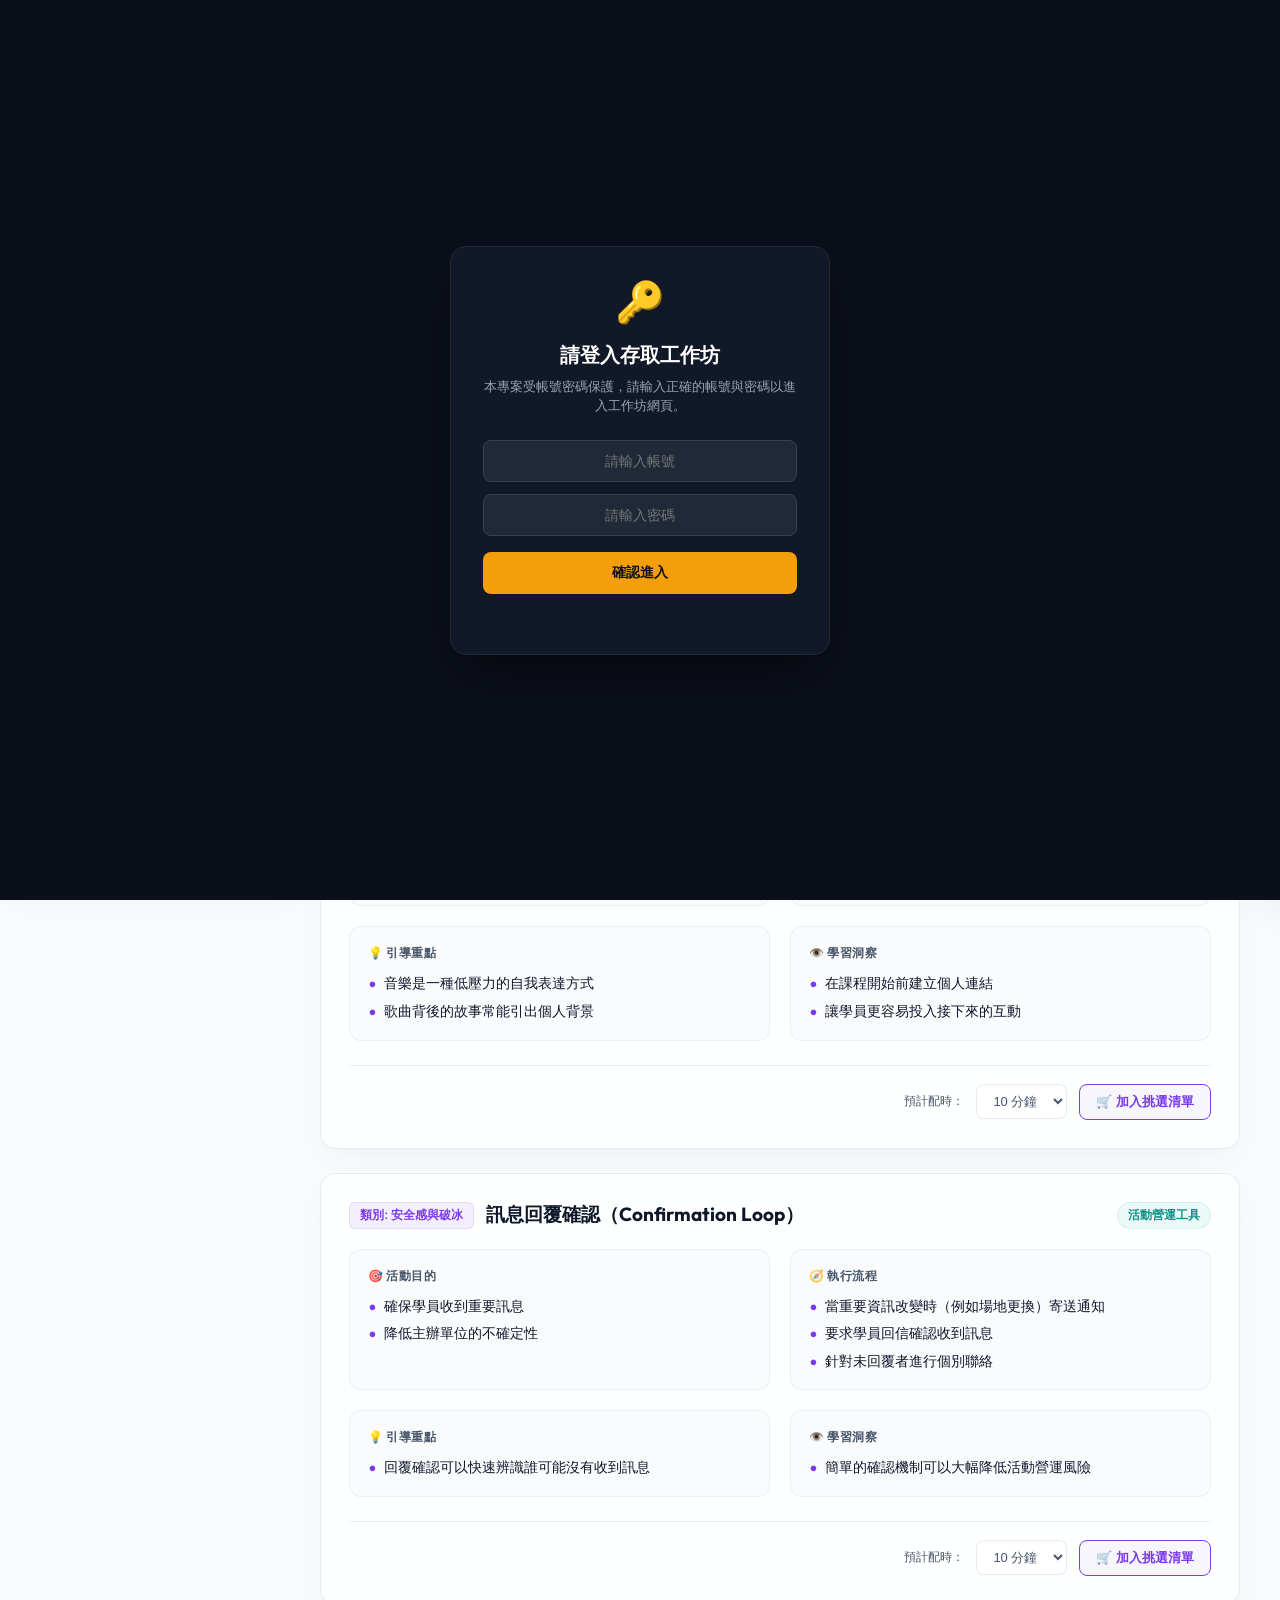
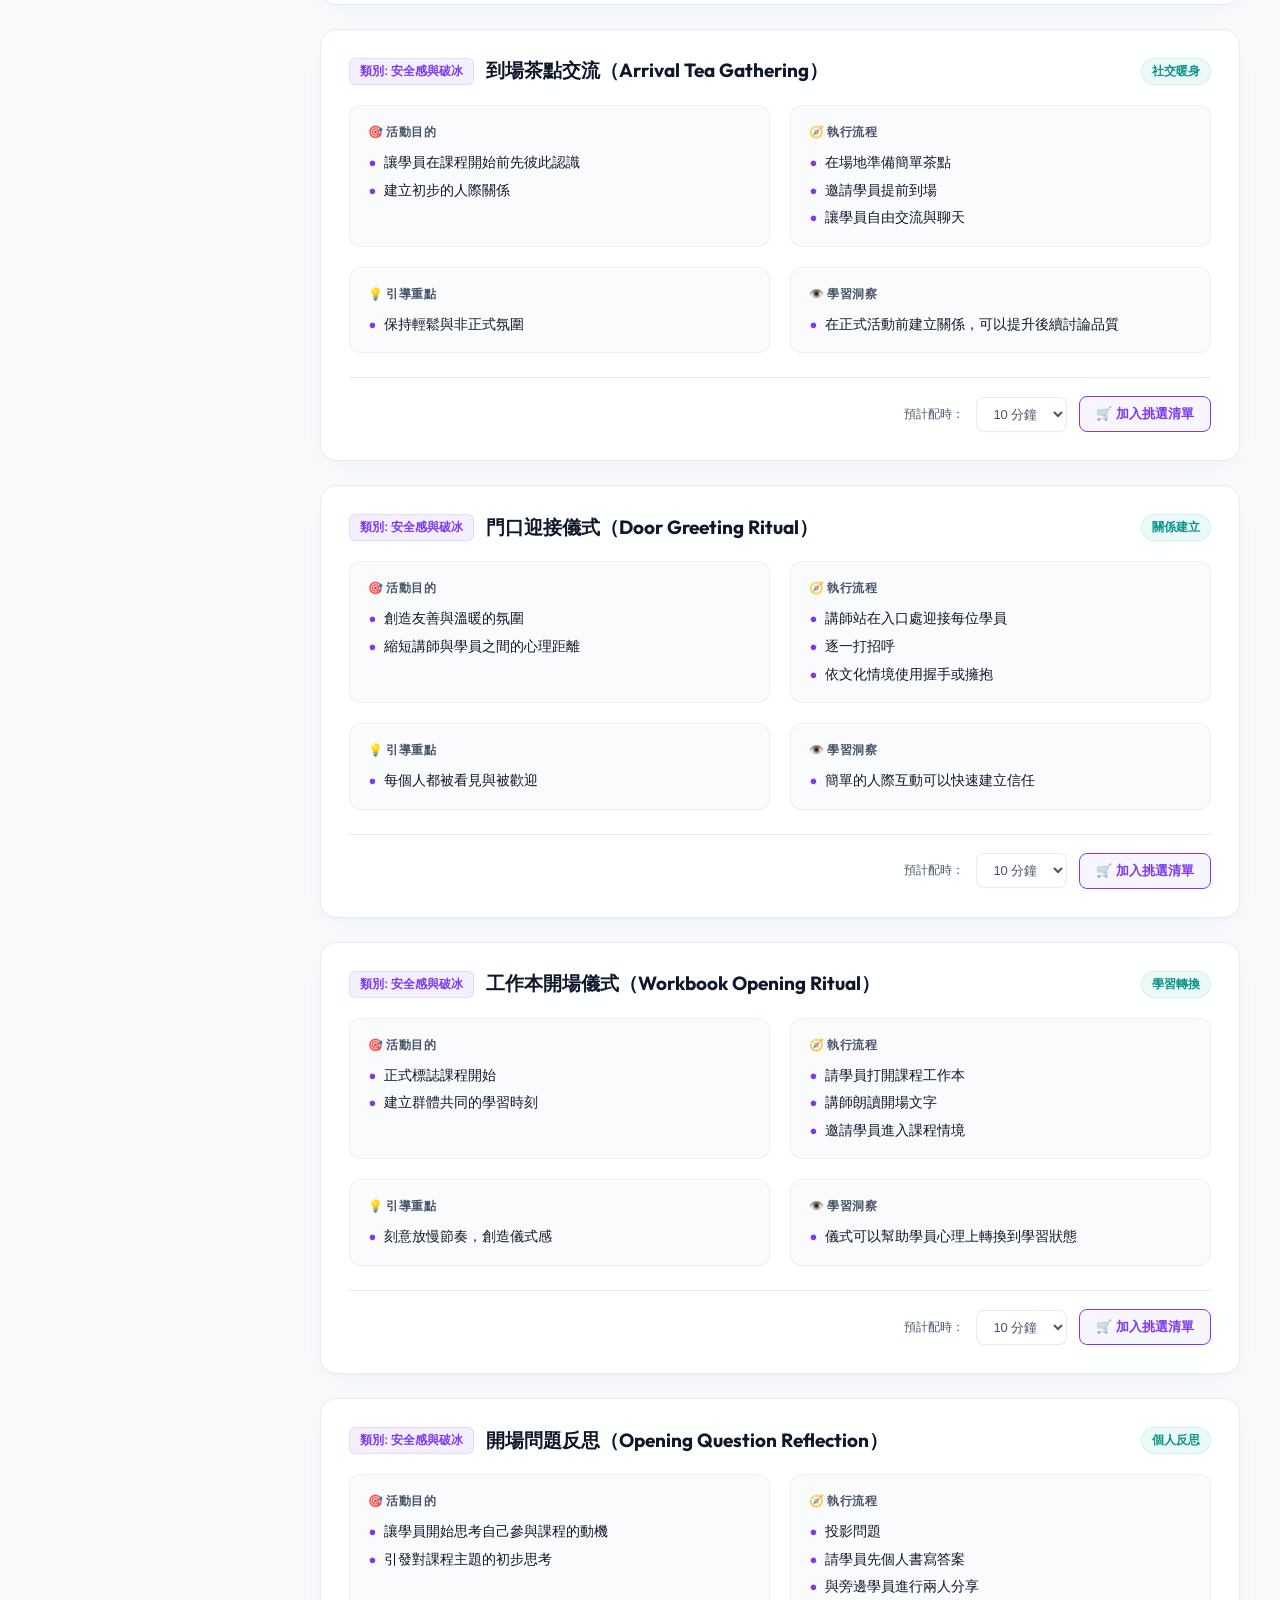
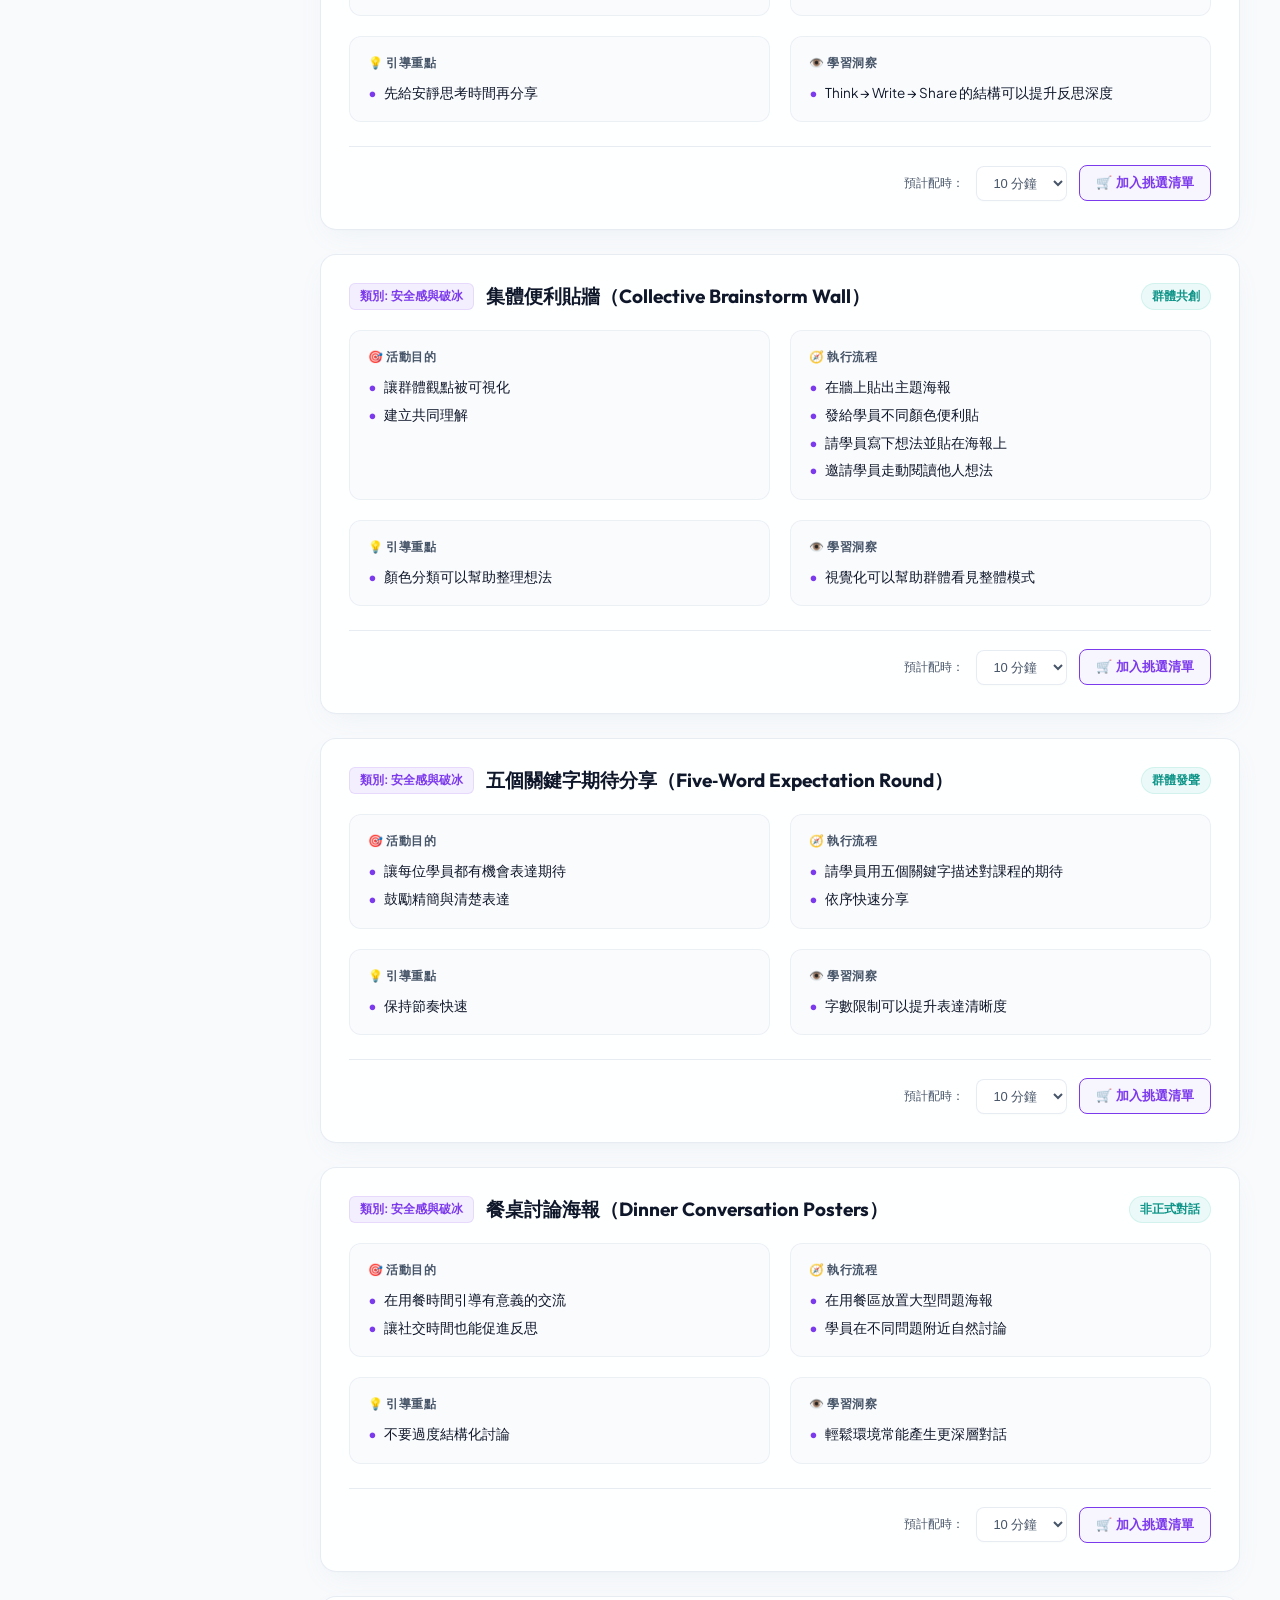
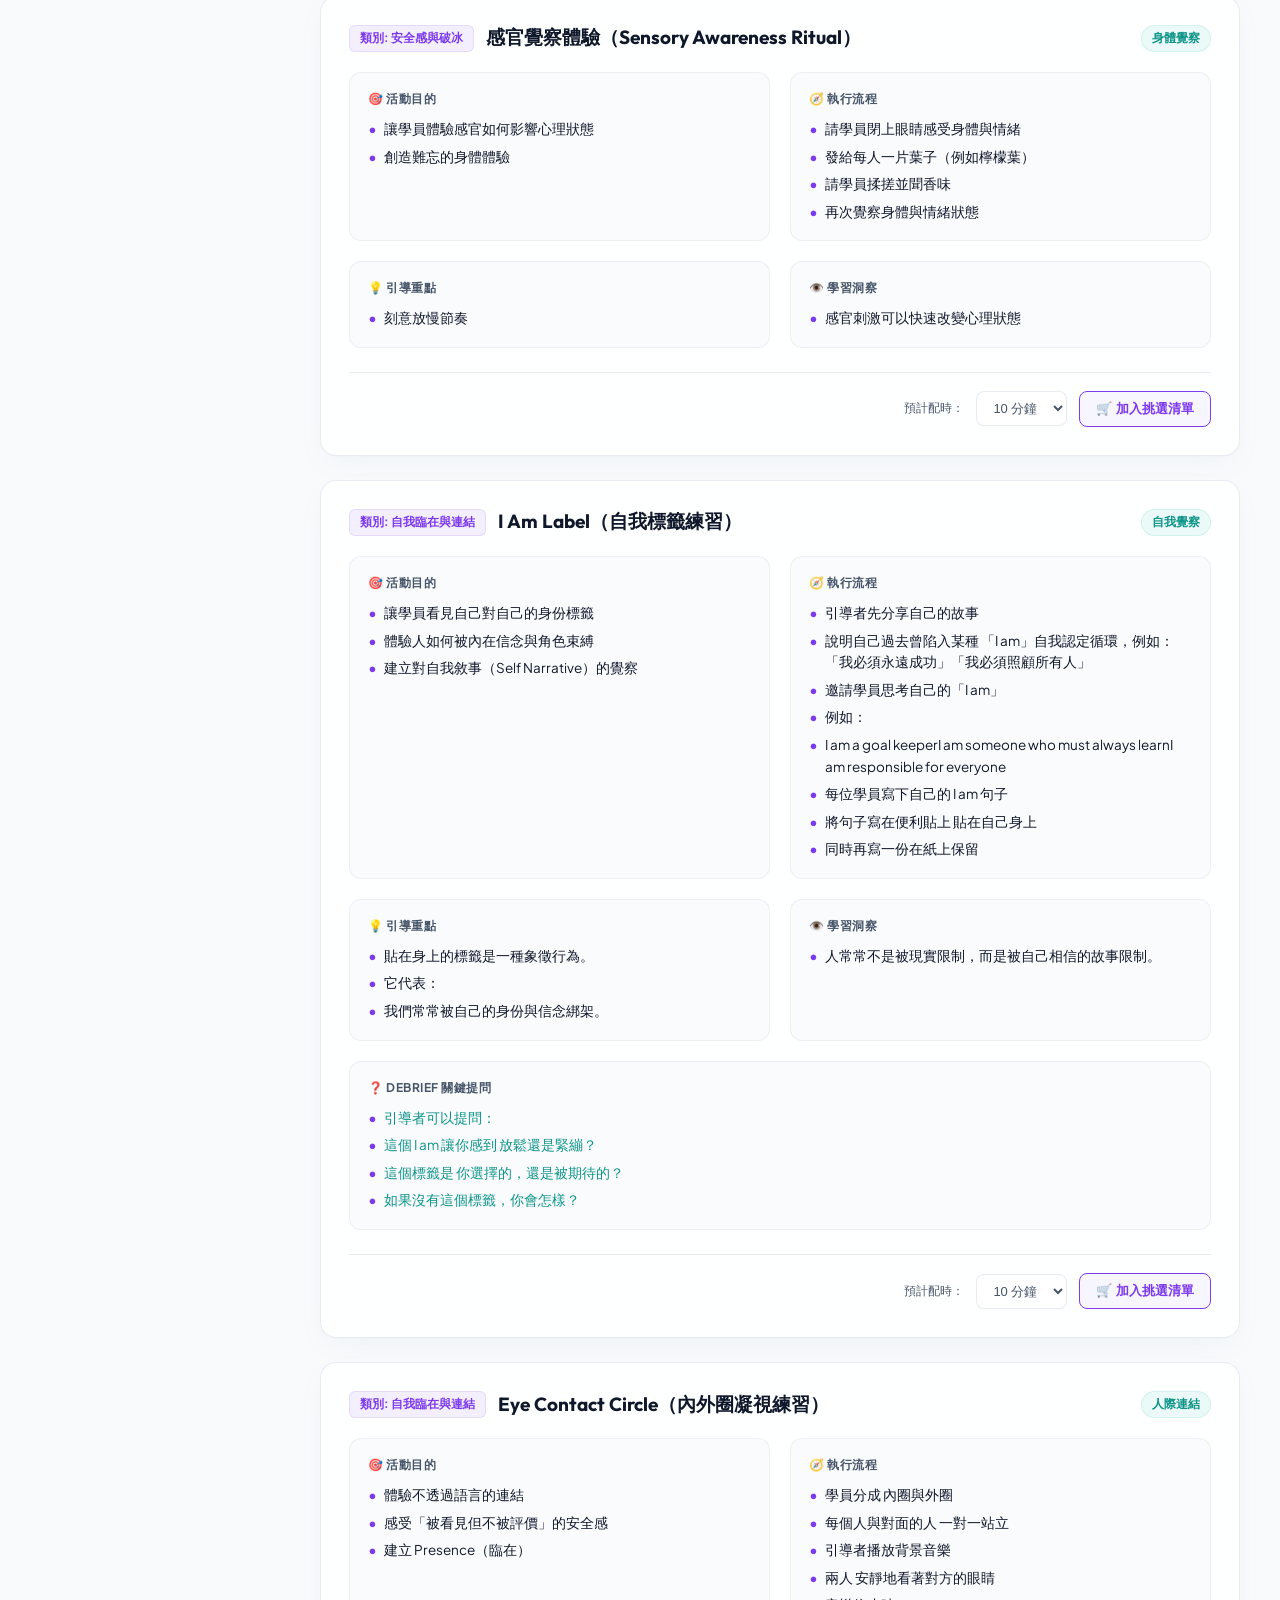
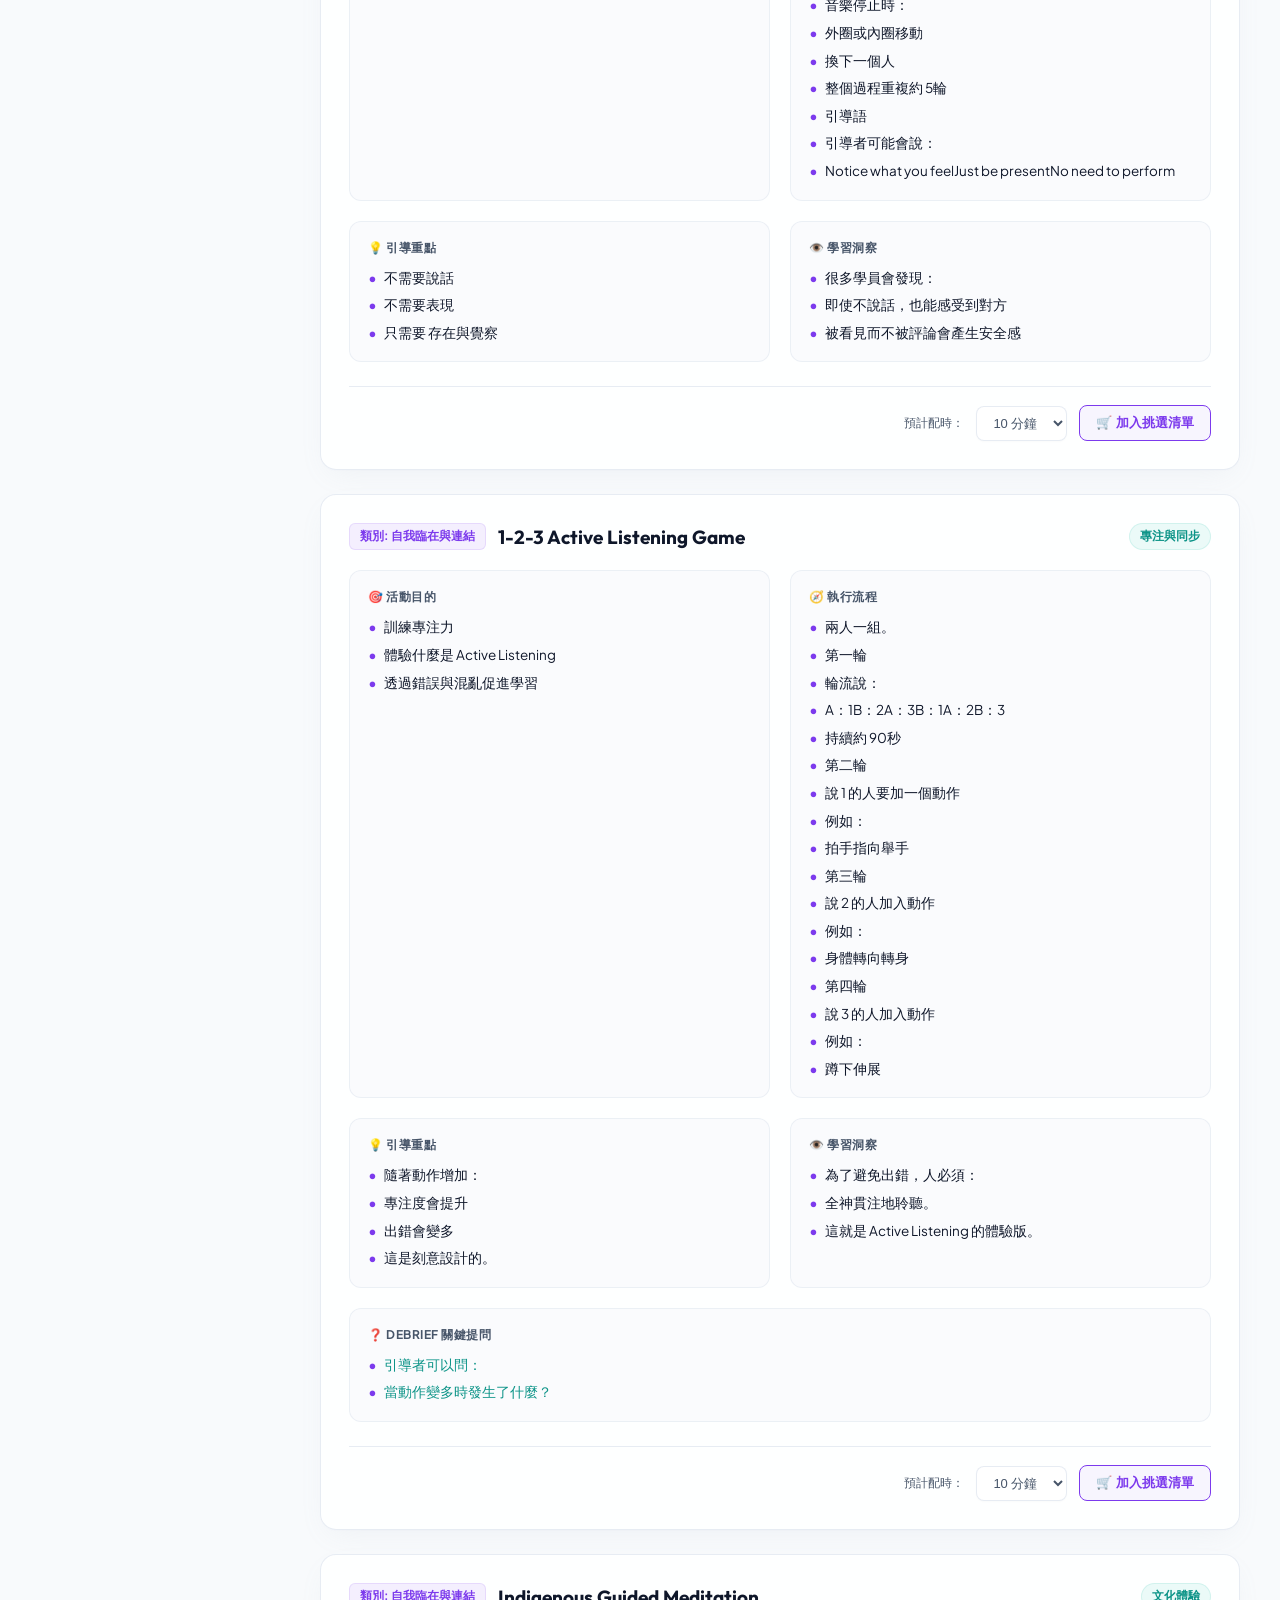
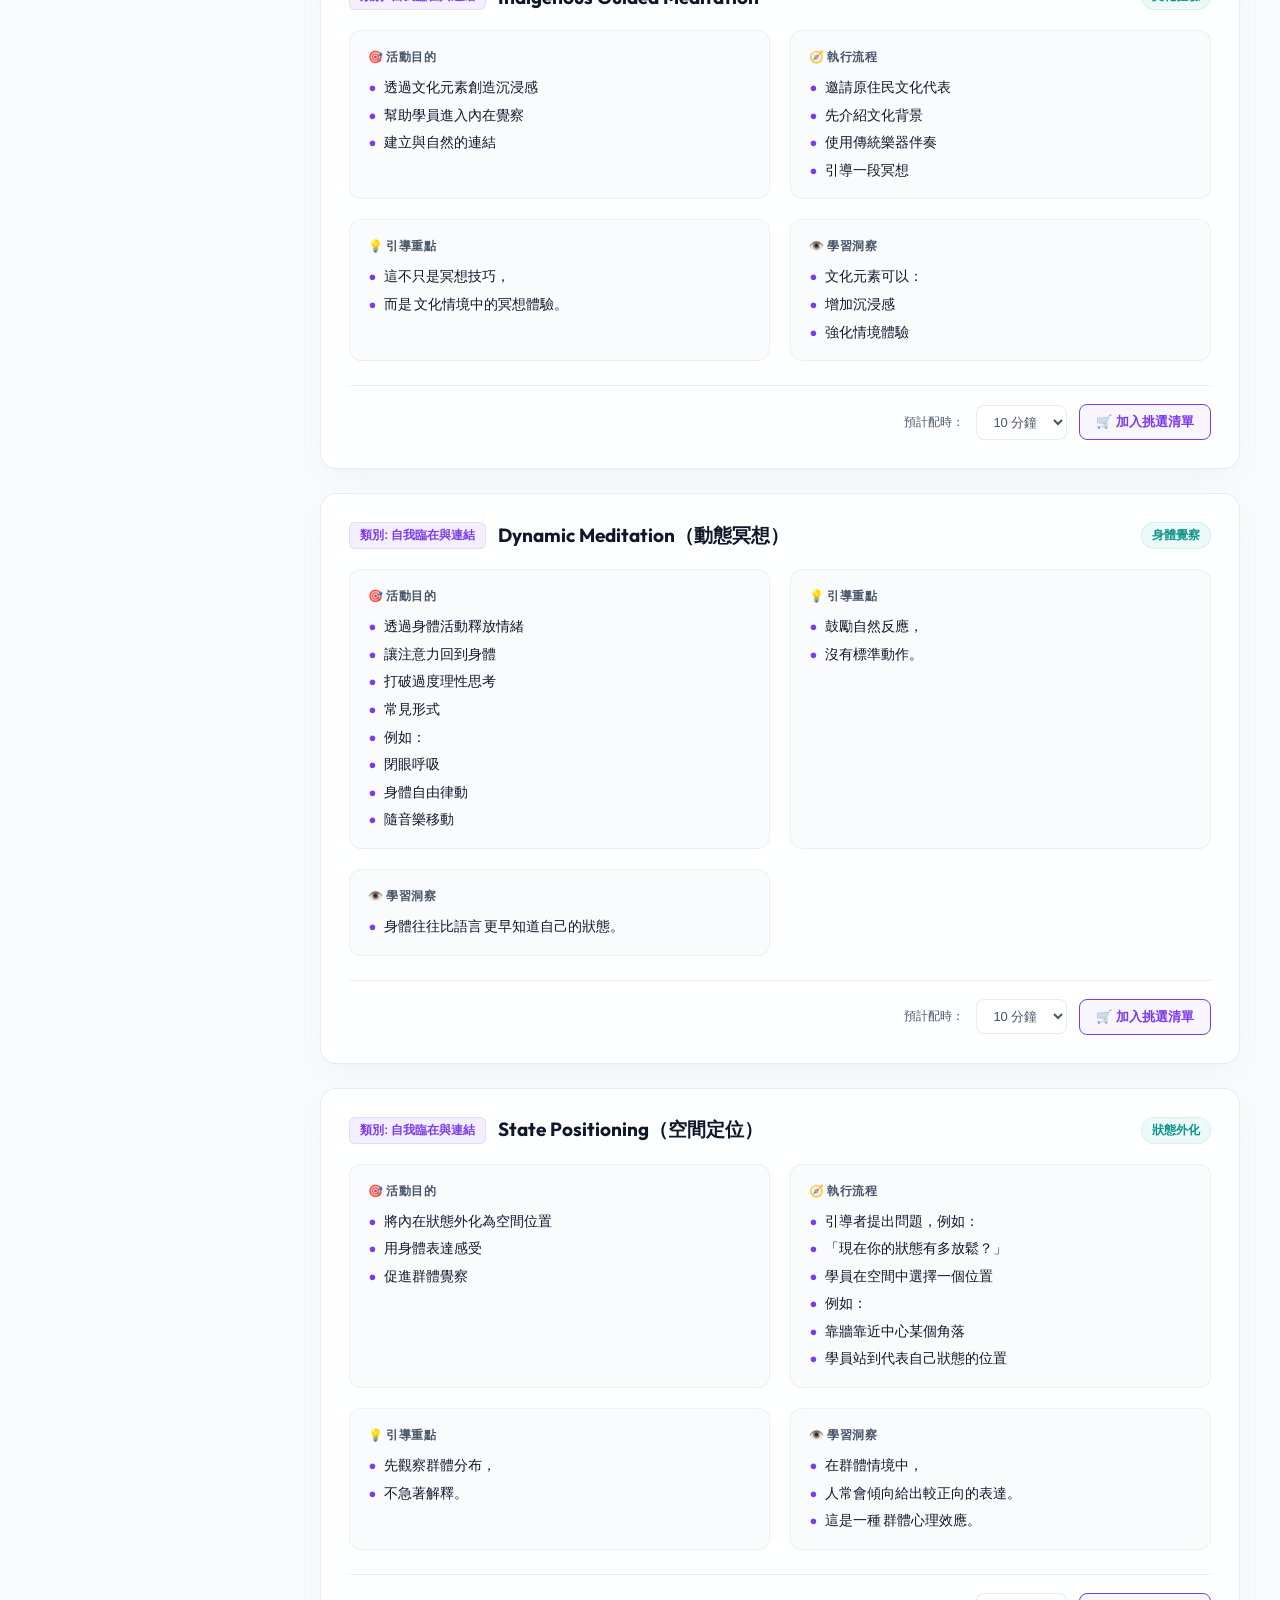
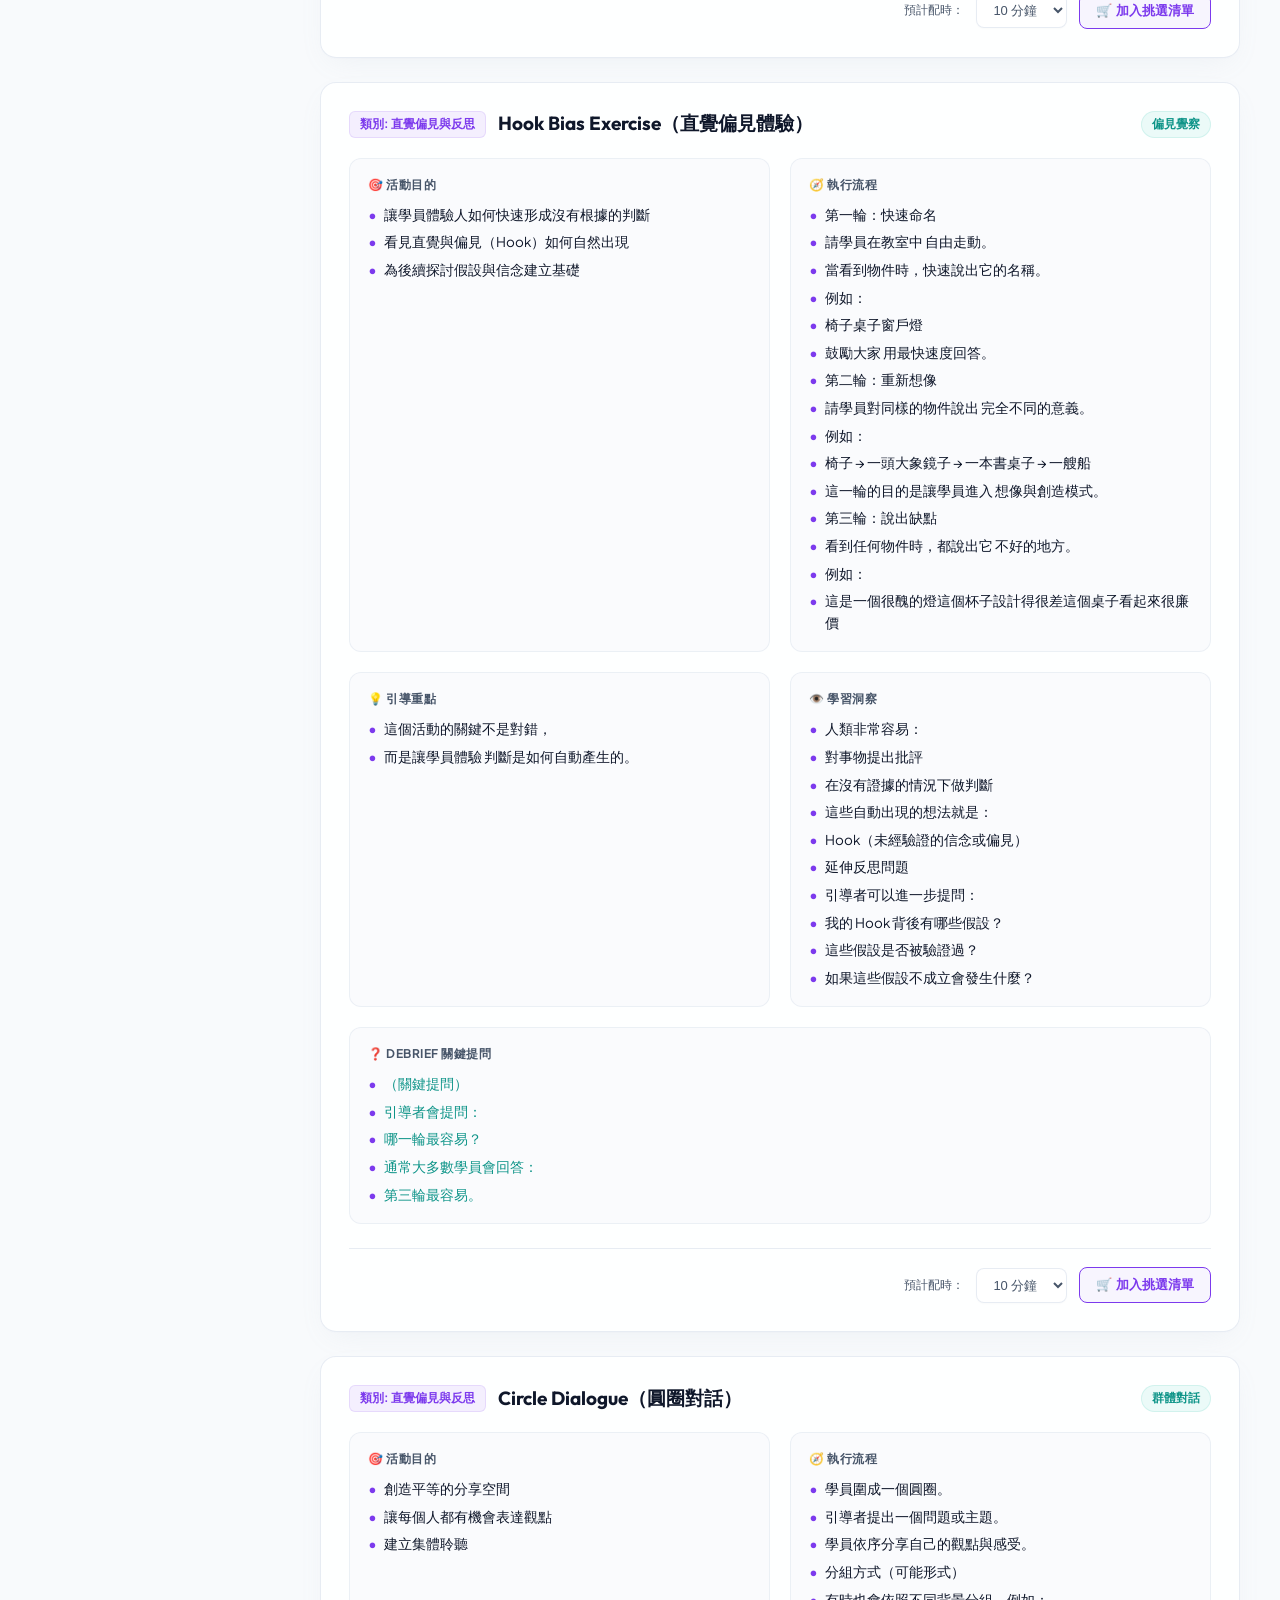
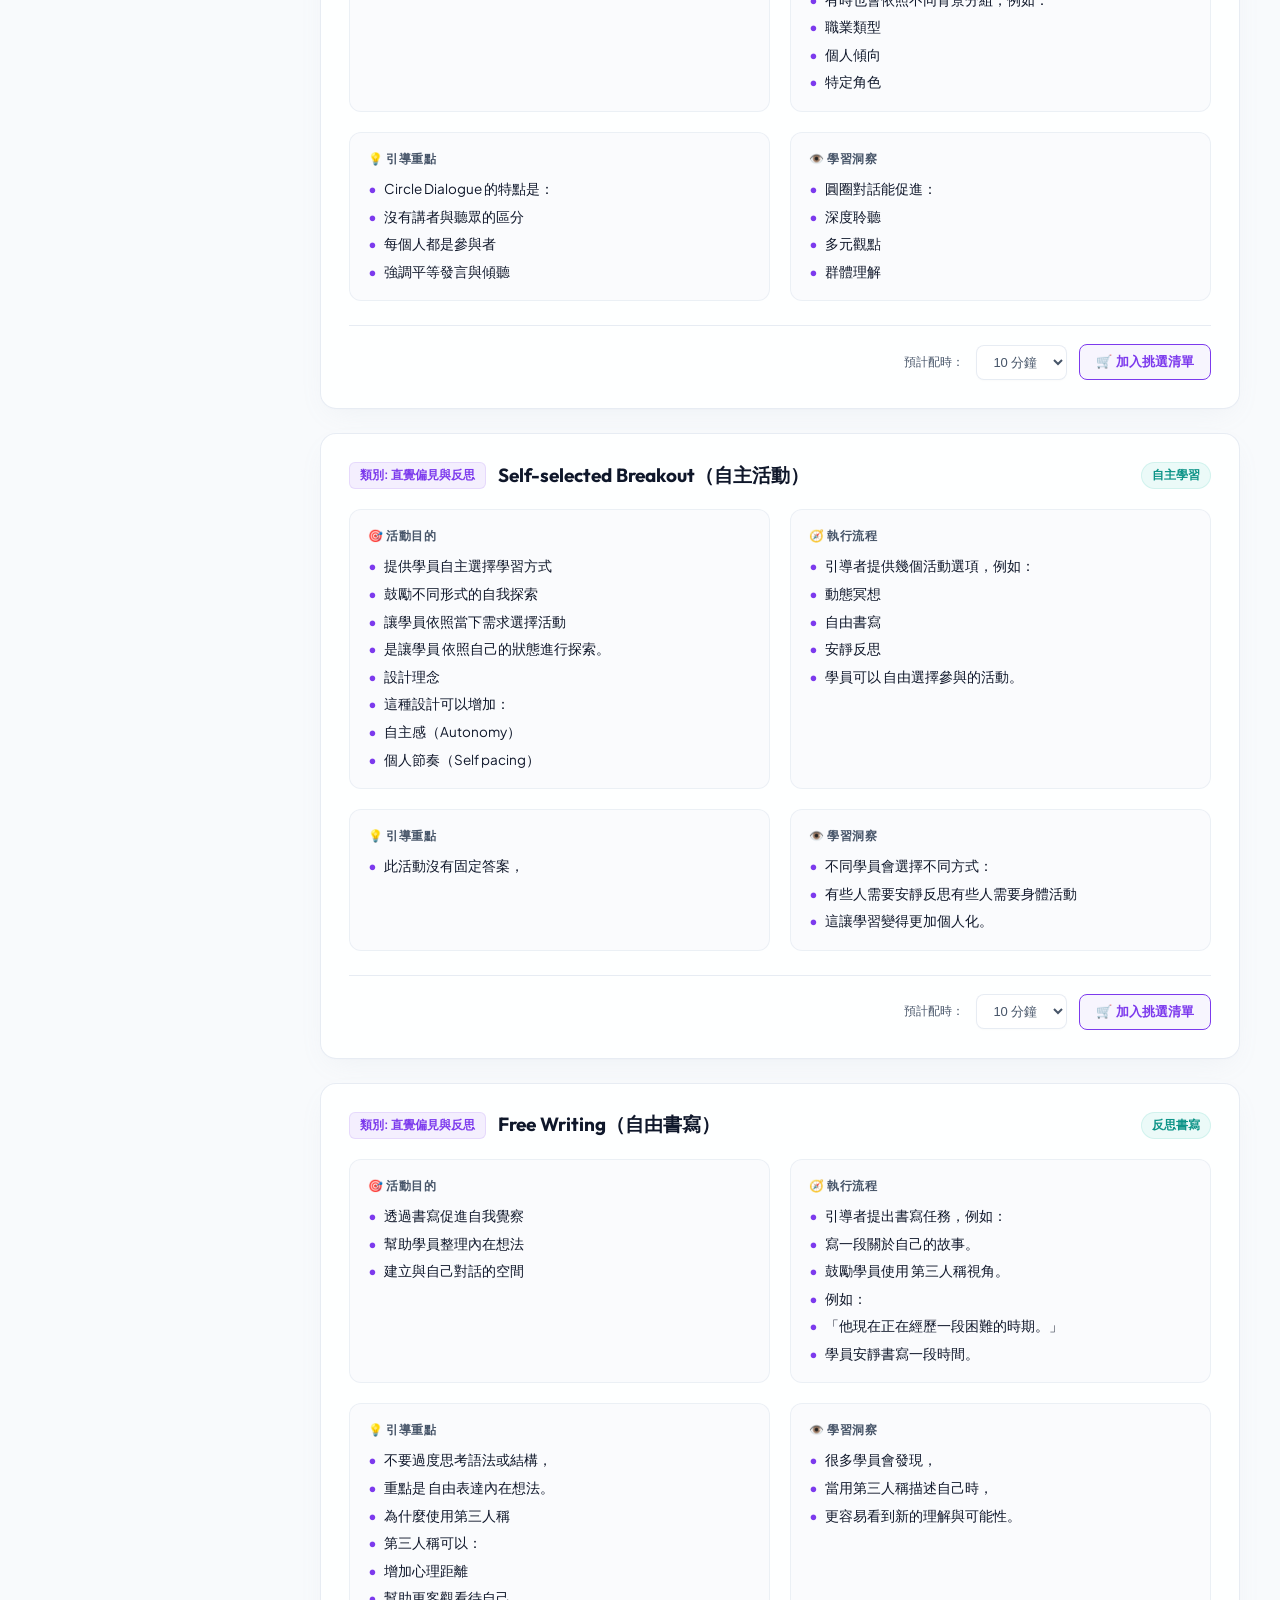
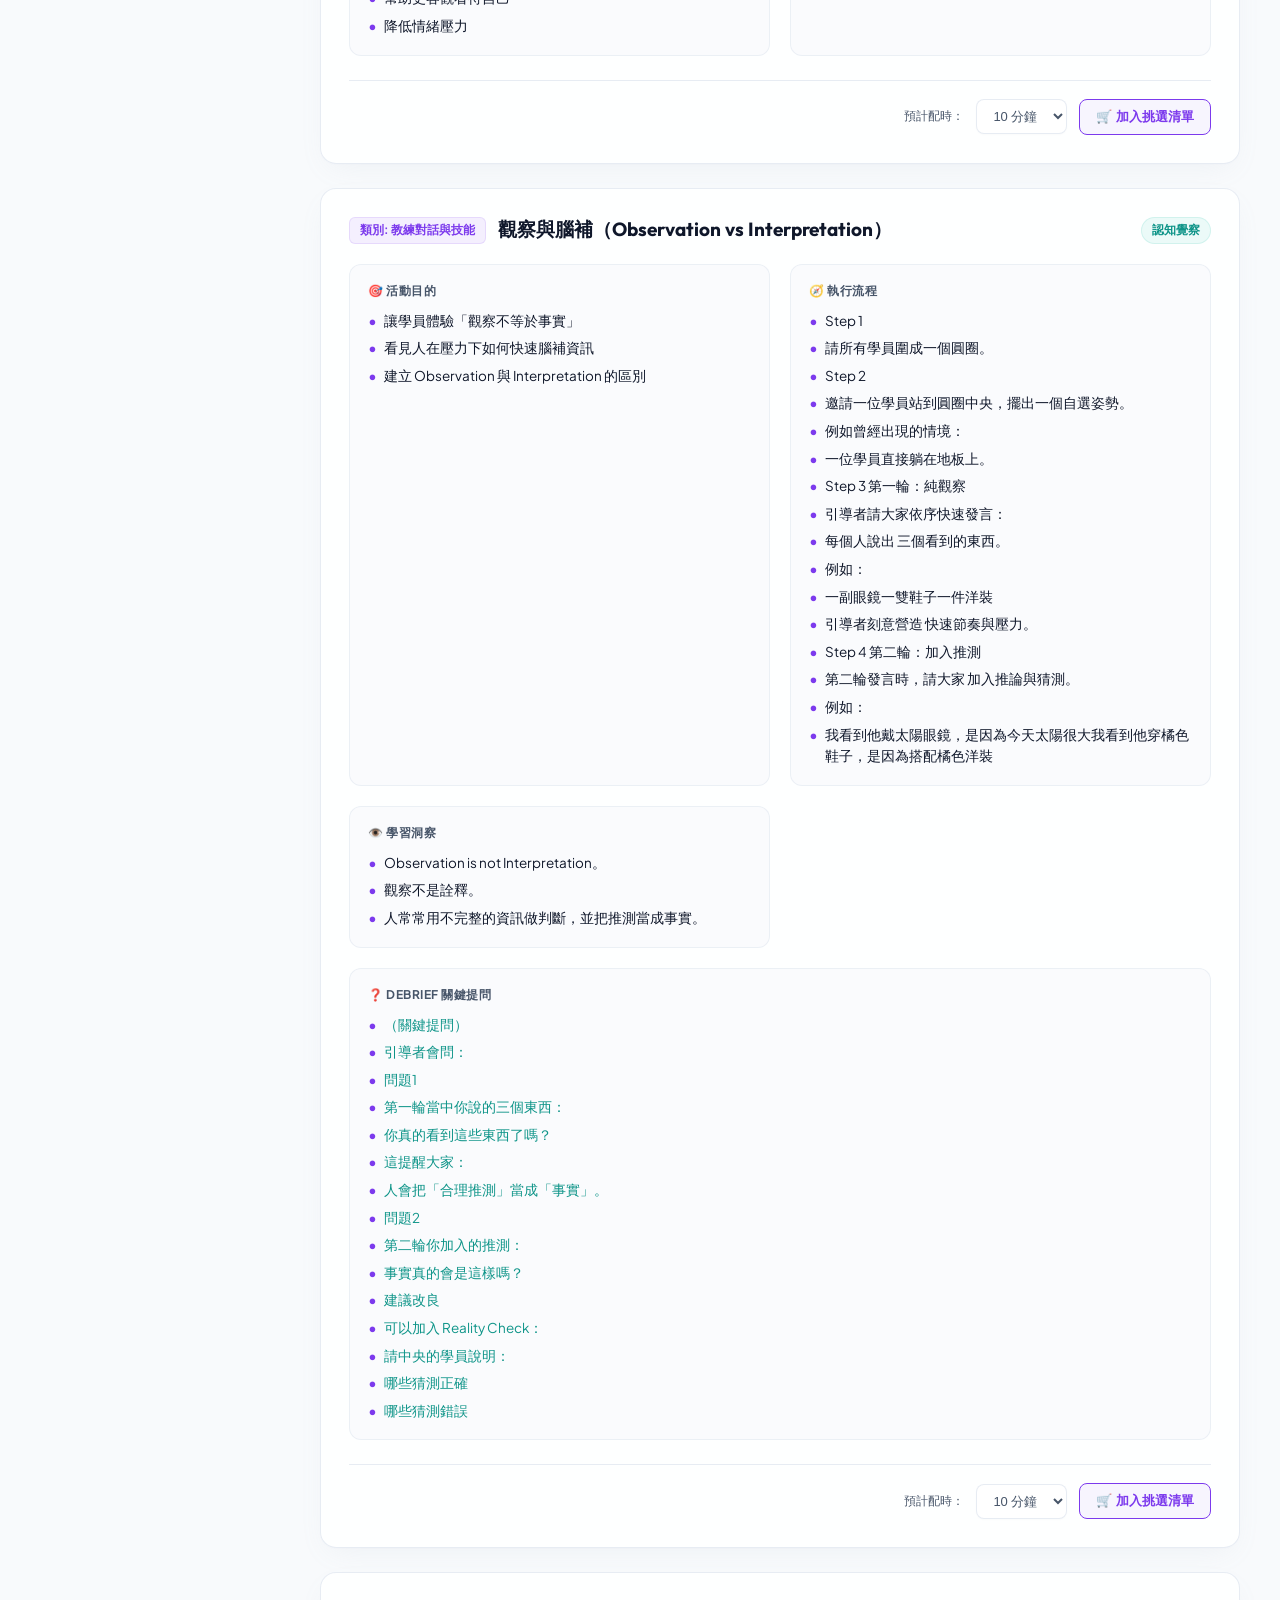
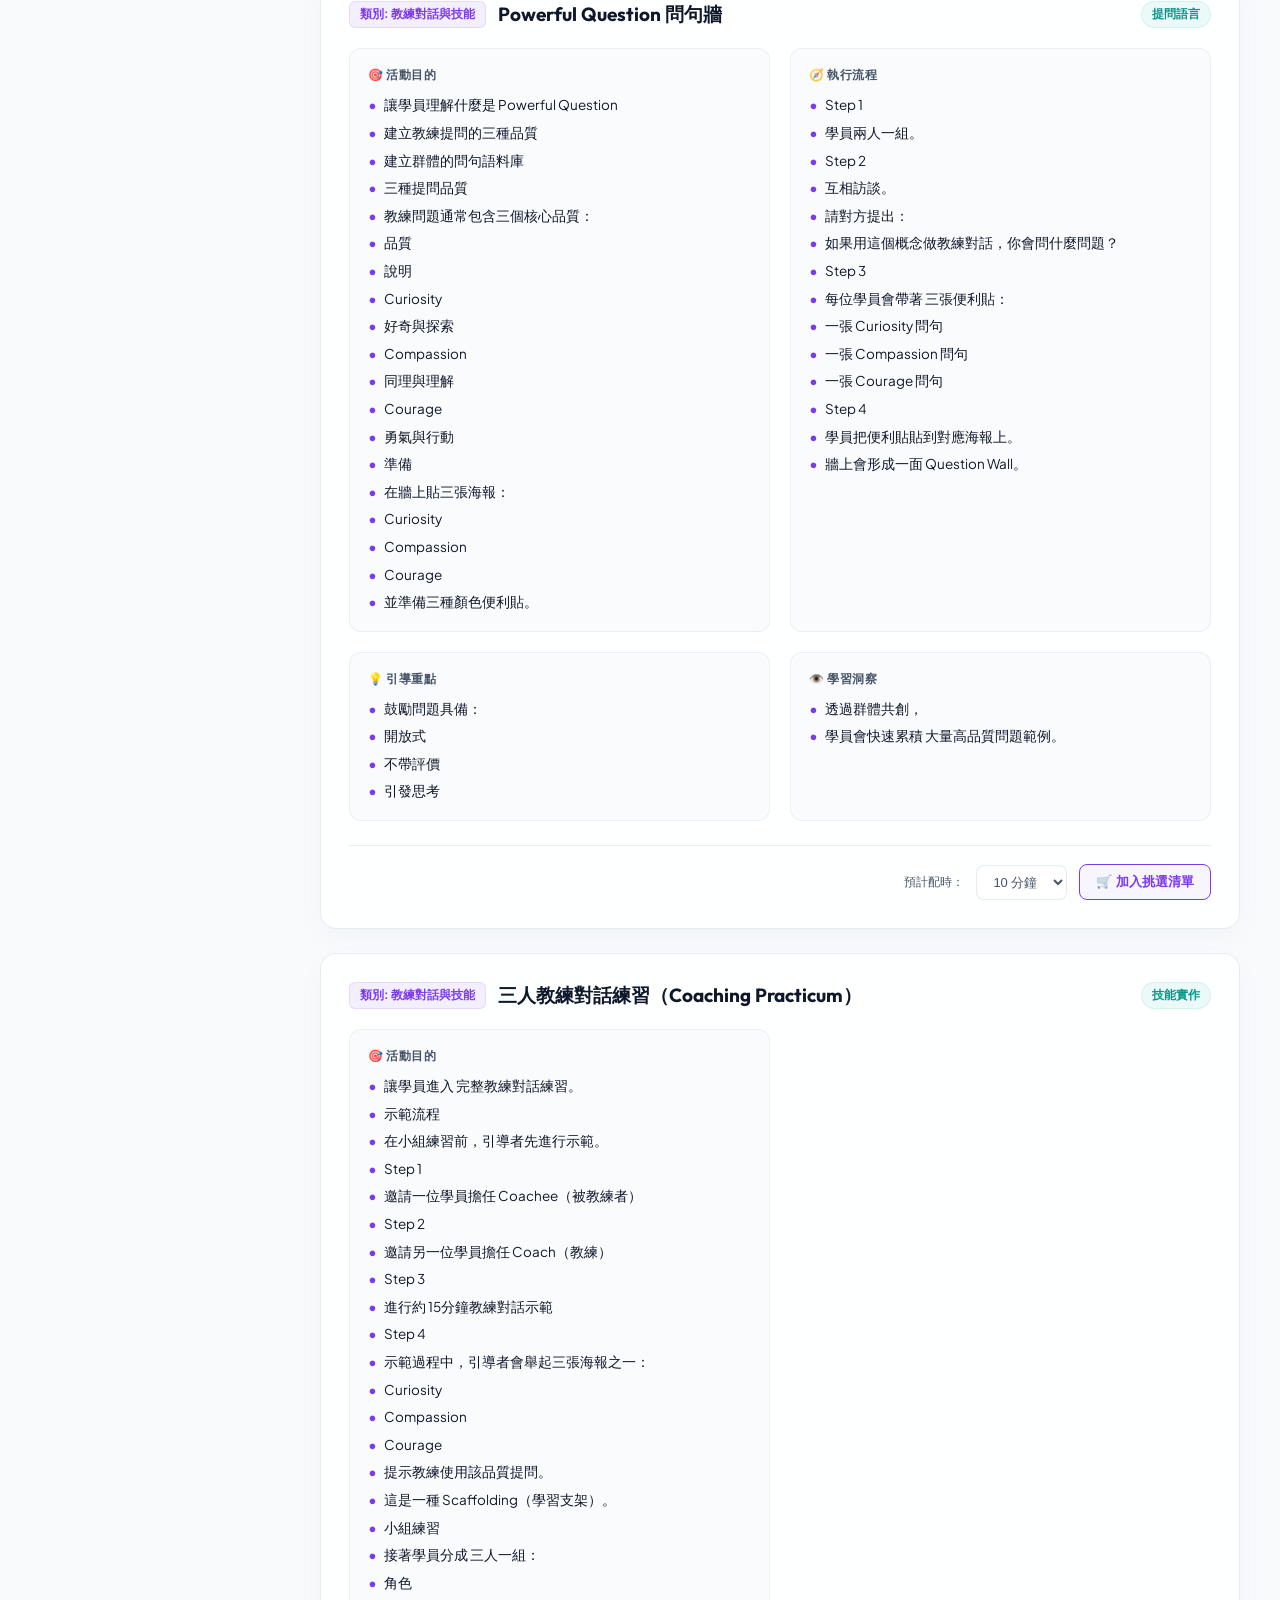
<file: toolkit.html>
<!DOCTYPE html>
<html lang="zh-TW">
<head>
    <meta charset="UTF-8">
    <meta name="viewport" content="width=device-width, initial-scale=1.0">
    <title>Emotional Agility (EA) 引導工具倉庫 & 挑選規劃器</title>
    <!-- Google Fonts -->
    <link rel="preconnect" href="https://fonts.googleapis.com">
    <link rel="preconnect" href="https://fonts.gstatic.com" crossorigin>
    <link href="https://fonts.googleapis.com/css2?family=Plus+Jakarta+Sans:wght@300;400;500;600;700&family=Outfit:wght@400;500;600;700;800&display=swap" rel="stylesheet">
    
    <style>
        :root {
            --bg-primary: #f8fafc;
            --bg-secondary: #ffffff;
            --bg-card: rgba(255, 255, 255, 0.85);
            --border-color: rgba(226, 232, 240, 0.8);
            --border-hover: rgba(124, 58, 237, 0.35);
            --text-primary: #0f172a;
            --text-secondary: #475569;
            --text-muted: #94a3b8;
            --primary: #7c3aed;
            --primary-hover: #6d28d9;
            --primary-glow: rgba(124, 58, 237, 0.15);
            --secondary: #0d9488;
            --secondary-hover: #0f766e;
            --accent: #e11d48;
            --sidebar-width: 280px;
            --drawer-width: 440px;
            --transition-speed: 0.3s;
        }

        * {
            box-sizing: border-box;
            margin: 0;
            padding: 0;
        }

        body {
            font-family: 'Plus Jakarta Sans', 'Outfit', -apple-system, BlinkMacSystemFont, "Segoe UI", Roboto, "Helvetica Neue", Arial, sans-serif;
            background-color: var(--bg-primary);
            background-image: 
                radial-gradient(circle at 10% 20%, rgba(99, 102, 241, 0.08) 0%, transparent 40%),
                radial-gradient(circle at 90% 80%, rgba(20, 184, 166, 0.08) 0%, transparent 45%);
            background-attachment: fixed;
            color: var(--text-primary);
            min-height: 100vh;
            display: flex;
            flex-direction: column;
            overflow-x: hidden;
        }

        /* Top Header Bar */
        .top-header {
            position: sticky;
            top: 0;
            width: 100%;
            height: 64px;
            background: rgba(255, 255, 255, 0.85);
            backdrop-filter: blur(15px);
            border-bottom: 1px solid var(--border-color);
            display: flex;
            align-items: center;
            padding: 0 24px;
            gap: 16px;
            z-index: 990;
        }

        .btn-toggle-sidebar {
            background: transparent;
            border: none;
            cursor: pointer;
            font-size: 22px;
            color: var(--text-primary);
            display: flex;
            align-items: center;
            justify-content: center;
            width: 40px;
            height: 40px;
            border-radius: 8px;
            transition: all 0.2s;
        }

        .btn-toggle-sidebar:hover {
            background: rgba(124, 58, 237, 0.08);
            color: var(--primary);
        }

        .top-header-brand {
            display: flex;
            align-items: center;
            gap: 10px;
        }

        .brand-logo-mini {
            width: 30px;
            height: 30px;
            background: linear-gradient(135deg, var(--primary), var(--secondary));
            border-radius: 8px;
            display: flex;
            align-items: center;
            justify-content: center;
            font-weight: 800;
            font-size: 15px;
            color: white;
            box-shadow: 0 4px 10px var(--primary-glow);
        }

        .brand-name-mini {
            font-family: 'Outfit', sans-serif;
            font-size: 18px;
            font-weight: 700;
            letter-spacing: 0.5px;
            background: linear-gradient(to right, #0f172a, var(--primary));
            -webkit-background-clip: text;
            -webkit-text-fill-color: transparent;
        }

        /* Layout wrapper */
        .app-container {
            display: flex;
            flex: 1;
            width: 100%;
            position: relative;
        }

        /* Sidebar Styling (Collapsible) */
        aside {
            width: var(--sidebar-width);
            background: rgba(255, 255, 255, 0.95);
            border-right: 1px solid var(--border-color);
            backdrop-filter: blur(15px);
            position: fixed;
            top: 64px;
            bottom: 0;
            left: calc(-1 * var(--sidebar-width));
            z-index: 980;
            display: flex;
            flex-direction: column;
            padding: 24px;
            transition: transform var(--transition-speed) cubic-bezier(0.4, 0, 0.2, 1);
            box-shadow: 10px 0 30px rgba(15, 23, 42, 0.03);
        }

        body.sidebar-open aside {
            transform: translateX(var(--sidebar-width));
        }

        .brand {
            display: none;
        }

        .nav-section {
            margin-bottom: 28px;
        }

        .nav-section-title {
            font-size: 11px;
            text-transform: uppercase;
            letter-spacing: 1.5px;
            color: var(--text-muted);
            margin-bottom: 12px;
            padding-left: 8px;
            font-weight: 700;
        }

        .nav-menu {
            list-style: none;
            display: flex;
            flex-direction: column;
            gap: 8px;
        }

        .nav-item {
            display: flex;
            align-items: center;
            gap: 12px;
            padding: 12px 16px;
            border-radius: 10px;
            color: var(--text-secondary);
            text-decoration: none;
            font-size: 14px;
            font-weight: 500;
            cursor: pointer;
            transition: all var(--transition-speed);
            border: 1px solid transparent;
        }

        .nav-item:hover {
            color: var(--text-primary);
            background: rgba(124, 58, 237, 0.04);
            border-color: rgba(124, 58, 237, 0.08);
        }

        .nav-item.active {
            color: var(--primary);
            background: rgba(124, 58, 237, 0.08);
            border-color: rgba(124, 58, 237, 0.15);
            font-weight: 600;
        }

        .nav-icon {
            font-size: 18px;
        }

        /* Sidebar Overlay */
        .sidebar-overlay {
            position: fixed;
            top: 64px;
            left: 0;
            right: 0;
            bottom: 0;
            background: rgba(15, 23, 42, 0.25);
            backdrop-filter: blur(4px);
            z-index: 979;
            opacity: 0;
            pointer-events: none;
            transition: opacity var(--transition-speed) ease;
        }

        body.sidebar-open .sidebar-overlay {
            opacity: 1;
            pointer-events: auto;
        }

        /* Main Content Styling */
        main {
            flex: 1;
            padding: 40px;
            max-width: 1200px;
            width: 100%;
            margin: 0 auto;
            transition: margin-left var(--transition-speed) cubic-bezier(0.4, 0, 0.2, 1);
        }

        @media (min-width: 1024px) {
            aside {
                left: 0;
            }
            main {
                margin-left: var(--sidebar-width);
                width: calc(100% - var(--sidebar-width));
            }
            body.sidebar-collapsed aside {
                transform: translateX(calc(-1 * var(--sidebar-width)));
            }
            body.sidebar-collapsed main {
                margin-left: 0;
                width: 100%;
            }
            .sidebar-overlay {
                display: none;
            }
        }

        header {
            margin-bottom: 40px;
            display: flex;
            justify-content: space-between;
            align-items: flex-start;
        }

        .header-left h1 {
            font-family: 'Outfit', sans-serif;
            font-size: 32px;
            font-weight: 800;
            margin-bottom: 8px;
            background: linear-gradient(135deg, #0f172a, var(--primary));
            -webkit-background-clip: text;
            -webkit-text-fill-color: transparent;
        }

        .header-left p {
            color: var(--text-secondary);
            font-size: 15px;
        }

        .header-right {
            display: flex;
            gap: 12px;
        }

        /* Quick Templates */
        .template-dropdown {
            position: relative;
            display: inline-block;
        }

        .btn-secondary {
            background: #ffffff;
            border: 1px solid var(--border-color);
            color: var(--text-secondary);
            padding: 10px 18px;
            border-radius: 8px;
            font-weight: 600;
            font-size: 13px;
            cursor: pointer;
            display: flex;
            align-items: center;
            gap: 8px;
            transition: all var(--transition-speed);
            box-shadow: 0 2px 4px rgba(148, 163, 184, 0.05);
        }

        .btn-secondary:hover {
            background: rgba(248, 250, 252, 0.8);
            border-color: var(--border-hover);
            color: var(--text-primary);
        }

        .dropdown-menu {
            position: absolute;
            right: 0;
            top: calc(100% + 8px);
            background: #ffffff;
            border: 1px solid var(--border-color);
            border-radius: 12px;
            width: 280px;
            display: none;
            flex-direction: column;
            z-index: 200;
            box-shadow: 0 10px 30px rgba(15, 23, 42, 0.08);
            overflow: hidden;
        }

        .dropdown-item {
            padding: 14px 18px;
            font-size: 13px;
            color: var(--text-secondary);
            cursor: pointer;
            text-align: left;
            border: none;
            background: transparent;
            width: 100%;
            transition: all 0.2s;
            border-bottom: 1px solid rgba(226, 232, 240, 0.5);
        }

        .dropdown-item:last-child {
            border-bottom: none;
        }

        .dropdown-item:hover {
            background: rgba(124, 58, 237, 0.04);
            color: var(--primary);
        }

        .dropdown-item-desc {
            font-size: 11px;
            color: var(--text-muted);
            margin-top: 4px;
            line-height: 1.4;
        }

        /* Tab Contents */
        .tab-content {
            display: none;
            animation: fadeIn 0.4s ease-out forwards;
        }

        .tab-content.active {
            display: block;
        }

        @keyframes fadeIn {
            from { opacity: 0; transform: translateY(10px); }
            to { opacity: 1; transform: translateY(0); }
        }

        /* Day Selector Pills */
        .day-pills {
            display: flex;
            gap: 10px;
            margin-bottom: 30px;
            border-bottom: 1px solid var(--border-color);
            padding-bottom: 16px;
            overflow-x: auto;
        }

        .day-pill {
            background: #ffffff;
            border: 1px solid var(--border-color);
            color: var(--text-secondary);
            padding: 10px 20px;
            border-radius: 30px;
            font-size: 14px;
            font-weight: 600;
            cursor: pointer;
            white-space: nowrap;
            transition: all var(--transition-speed);
            box-shadow: 0 2px 4px rgba(148, 163, 184, 0.03);
        }

        .day-pill:hover {
            border-color: var(--border-hover);
            color: var(--text-primary);
        }

        .day-pill.active {
            background: var(--primary);
            color: white;
            border-color: var(--primary);
            box-shadow: 0 4px 15px var(--primary-glow);
        }

        .day-overview-card {
            background: #ffffff;
            border: 1px solid var(--border-color);
            border-radius: 16px;
            padding: 24px;
            margin-bottom: 30px;
            box-shadow: 0 4px 20px -2px rgba(148, 163, 184, 0.05);
        }

        .day-overview-tag {
            display: inline-block;
            font-size: 11px;
            text-transform: uppercase;
            font-weight: 700;
            color: var(--secondary);
            letter-spacing: 1px;
            margin-bottom: 8px;
        }

        .day-overview-title {
            font-family: 'Outfit', sans-serif;
            font-size: 22px;
            font-weight: 700;
            margin-bottom: 12px;
            color: var(--text-primary);
        }

        .day-overview-text {
            color: var(--text-secondary);
            font-size: 14px;
            line-height: 1.6;
        }

        /* Tool Cards Grid */
        .tools-grid {
            display: flex;
            flex-direction: column;
            gap: 24px;
        }

        .tool-card {
            background: var(--bg-card);
            border: 1px solid var(--border-color);
            border-radius: 16px;
            padding: 28px;
            position: relative;
            transition: all 0.3s cubic-bezier(0.16, 1, 0.3, 1);
            backdrop-filter: blur(10px);
            box-shadow: 0 10px 30px -10px rgba(148, 163, 184, 0.12), 0 1px 3px rgba(148, 163, 184, 0.02);
        }

        .tool-card:hover {
            border-color: var(--border-hover);
            transform: translateY(-2px);
            box-shadow: 0 20px 40px -15px rgba(124, 58, 237, 0.12);
        }

        .tool-card-header {
            display: flex;
            justify-content: space-between;
            align-items: flex-start;
            margin-bottom: 20px;
            gap: 16px;
        }

        .tool-title-wrap {
            display: flex;
            align-items: center;
            gap: 12px;
        }

        .tool-badge {
            background: rgba(124, 58, 237, 0.08);
            color: var(--primary);
            border: 1px solid rgba(124, 58, 237, 0.12);
            font-size: 12px;
            font-weight: 700;
            padding: 4px 10px;
            border-radius: 6px;
            white-space: nowrap;
        }

        .tool-name {
            font-family: 'Outfit', sans-serif;
            font-size: 19px;
            font-weight: 700;
            color: var(--text-primary);
        }

        .tool-type {
            font-size: 12px;
            color: var(--secondary);
            background: rgba(20, 184, 166, 0.08);
            border: 1px solid rgba(20, 184, 166, 0.12);
            padding: 4px 10px;
            border-radius: 20px;
            font-weight: 600;
        }

        .tool-body {
            display: grid;
            grid-template-columns: 1fr;
            gap: 20px;
            margin-bottom: 24px;
        }

        @media (min-width: 900px) {
            .tool-body {
                grid-template-columns: 1fr 1fr;
            }
        }

        .tool-section {
            background: rgba(248, 250, 252, 0.75);
            padding: 18px;
            border-radius: 12px;
            border: 1px solid rgba(226, 232, 240, 0.6);
        }

        .tool-section-title {
            font-size: 12px;
            font-weight: 700;
            color: var(--text-secondary);
            margin-bottom: 10px;
            text-transform: uppercase;
            letter-spacing: 0.5px;
            display: flex;
            align-items: center;
            gap: 6px;
        }

        .tool-section-content {
            font-size: 13.5px;
            color: var(--text-primary);
            line-height: 1.6;
        }

        .tool-section-content ul {
            list-style: none;
            padding-left: 0;
            display: flex;
            flex-direction: column;
            gap: 6px;
        }

        .tool-section-content li {
            position: relative;
            padding-left: 16px;
        }

        .tool-section-content li::before {
            content: "•";
            color: var(--primary);
            font-weight: bold;
            position: absolute;
            left: 0;
        }

        .tool-action-bar {
            display: flex;
            justify-content: flex-end;
            align-items: center;
            gap: 12px;
            border-top: 1px solid rgba(226, 232, 240, 0.8);
            padding-top: 18px;
        }

        .duration-select {
            background: #ffffff;
            border: 1px solid var(--border-color);
            color: var(--text-secondary);
            padding: 8px 12px;
            border-radius: 8px;
            font-size: 13px;
            font-weight: 500;
            outline: none;
            cursor: pointer;
            box-shadow: 0 1px 2px rgba(0,0,0,0.02);
        }

        .duration-select:focus {
            border-color: var(--primary);
        }

        .btn-add {
            background: rgba(124, 58, 237, 0.05);
            border: 1px solid var(--primary);
            color: var(--primary);
            padding: 8px 16px;
            border-radius: 8px;
            font-size: 13px;
            font-weight: 600;
            cursor: pointer;
            transition: all var(--transition-speed);
            display: flex;
            align-items: center;
            gap: 6px;
        }

        .btn-add:hover {
            background: var(--primary);
            color: white;
            box-shadow: 0 4px 12px var(--primary-glow);
        }

        /* Case Studies View */
        .case-container {
            display: grid;
            grid-template-columns: 1fr;
            gap: 30px;
        }

        @media (min-width: 950px) {
            .case-container {
                grid-template-columns: 1.2fr 1fr;
            }
        }

        .case-left-pane {
            display: flex;
            flex-direction: column;
            gap: 20px;
        }

        .case-story-card {
            background: var(--bg-card);
            border: 1px solid var(--border-color);
            border-radius: 16px;
            padding: 30px;
            line-height: 1.65;
            font-size: 14.5px;
            color: var(--text-primary);
            overflow-y: auto;
            max-height: 650px;
            box-shadow: 0 10px 30px -10px rgba(148, 163, 184, 0.1);
        }

        .case-story-card h3 {
            font-family: 'Outfit', sans-serif;
            font-size: 20px;
            margin-bottom: 16px;
            border-bottom: 1px solid rgba(226, 232, 240, 0.8);
            padding-bottom: 10px;
            color: var(--primary);
        }

        .case-story-card h4 {
            margin-top: 20px;
            margin-bottom: 10px;
            color: var(--text-primary);
            font-size: 16px;
            border-left: 3px solid var(--primary);
            padding-left: 10px;
        }

        .case-story-card p {
            margin-bottom: 14px;
        }

        .case-story-card ul {
            margin-bottom: 16px;
            padding-left: 20px;
        }

        .case-story-card li {
            margin-bottom: 6px;
        }

        .case-qa-pane {
            display: flex;
            flex-direction: column;
            gap: 16px;
        }

        .qa-card {
            background: #ffffff;
            border: 1px solid var(--border-color);
            border-radius: 12px;
            padding: 20px;
            transition: all 0.2s;
            box-shadow: 0 4px 12px rgba(148, 163, 184, 0.03);
        }

        .qa-card:hover {
            border-color: rgba(20, 184, 166, 0.3);
            box-shadow: 0 8px 24px rgba(148, 163, 184, 0.06);
        }

        .qa-question {
            font-size: 14px;
            font-weight: 700;
            color: var(--primary);
            margin-bottom: 10px;
            display: flex;
            gap: 8px;
            line-height: 1.4;
        }

        .qa-answer {
            font-size: 13.5px;
            color: var(--text-secondary);
            line-height: 1.6;
            background: rgba(248, 250, 252, 0.8);
            padding: 12px 16px;
            border-radius: 8px;
            border: 1px solid rgba(226, 232, 240, 0.5);
            white-space: pre-wrap;
        }

        /* Syllabus Planner Grid */
        .planner-layout {
            display: grid;
            grid-template-columns: 1fr;
            gap: 30px;
        }

        @media (min-width: 950px) {
            .planner-layout {
                grid-template-columns: 1.8fr 1.2fr;
            }
        }

        .planner-main {
            display: flex;
            flex-direction: column;
            gap: 16px;
        }

        .planner-empty-state {
            background: rgba(255, 255, 255, 0.5);
            border: 2px dashed rgba(203, 213, 225, 0.8);
            border-radius: 16px;
            padding: 60px 20px;
            text-align: center;
            color: var(--text-secondary);
            display: flex;
            flex-direction: column;
            align-items: center;
            gap: 16px;
        }

        .planner-item-card {
            background: var(--bg-card);
            border: 1px solid var(--border-color);
            border-radius: 12px;
            padding: 20px;
            display: flex;
            align-items: center;
            justify-content: space-between;
            gap: 20px;
            transition: all 0.2s;
            box-shadow: 0 4px 15px rgba(148, 163, 184, 0.03);
        }

        .planner-item-card:hover {
            border-color: var(--border-hover);
            box-shadow: 0 6px 20px rgba(124, 58, 237, 0.05);
        }

        .planner-item-left {
            display: flex;
            align-items: center;
            gap: 16px;
            flex: 1;
        }

        .reorder-btns {
            display: flex;
            flex-direction: column;
            gap: 4px;
        }

        .btn-order {
            background: transparent;
            border: none;
            color: var(--text-muted);
            cursor: pointer;
            padding: 4px;
            border-radius: 4px;
            transition: all 0.2s;
        }

        .btn-order:hover {
            color: var(--primary);
            background: rgba(124, 58, 237, 0.05);
        }

        .planner-item-info {
            flex: 1;
        }

        .planner-item-name {
            font-size: 15.5px;
            font-weight: 700;
            color: var(--text-primary);
            margin-bottom: 4px;
        }

        .planner-item-tag {
            font-size: 11px;
            color: var(--text-secondary);
            display: flex;
            gap: 8px;
            align-items: center;
        }

        .planner-item-type {
            color: var(--secondary);
            font-weight: 600;
        }

        .planner-item-right {
            display: flex;
            align-items: center;
            gap: 12px;
        }

        .planner-duration-input {
            width: 75px;
            background: #ffffff;
            border: 1px solid var(--border-color);
            color: var(--text-primary);
            padding: 8px;
            border-radius: 6px;
            text-align: center;
            outline: none;
            font-weight: 600;
            font-size: 13px;
        }

        .planner-duration-input:focus {
            border-color: var(--primary);
        }

        .btn-delete {
            background: transparent;
            border: 1px solid transparent;
            color: var(--text-muted);
            width: 34px;
            height: 34px;
            border-radius: 6px;
            display: flex;
            align-items: center;
            justify-content: center;
            cursor: pointer;
            transition: all 0.2s;
        }

        .btn-delete:hover {
            color: var(--accent);
            border-color: rgba(244, 63, 94, 0.15);
            background: rgba(244, 63, 94, 0.05);
        }

        /* Custom Session Block creation */
        .add-custom-block-card {
            background: rgba(255, 255, 255, 0.5);
            border: 1px dashed rgba(203, 213, 225, 1);
            border-radius: 12px;
            padding: 16px;
            display: flex;
            align-items: center;
            justify-content: space-between;
            gap: 16px;
        }

        .custom-block-input {
            background: #ffffff;
            border: 1px solid var(--border-color);
            color: var(--text-primary);
            padding: 8px 12px;
            border-radius: 6px;
            font-size: 13px;
            outline: none;
            flex: 1;
        }

        .custom-block-input:focus {
            border-color: var(--primary);
        }

        .btn-add-custom {
            background: rgba(20, 184, 166, 0.05);
            border: 1px solid var(--secondary);
            color: var(--secondary);
            padding: 8px 16px;
            border-radius: 6px;
            font-size: 13px;
            font-weight: 600;
            cursor: pointer;
            transition: all 0.2s;
        }

        .btn-add-custom:hover {
            background: var(--secondary);
            color: white;
        }

        /* Planner Sidebar Options */
        .planner-sidebar {
            display: flex;
            flex-direction: column;
            gap: 20px;
        }

        .control-box {
            background: var(--bg-card);
            border: 1px solid var(--border-color);
            border-radius: 12px;
            padding: 20px;
            box-shadow: 0 4px 15px rgba(148, 163, 184, 0.02);
        }

        .control-box-title {
            font-size: 14px;
            font-weight: 700;
            color: var(--text-primary);
            margin-bottom: 12px;
            display: flex;
            align-items: center;
            gap: 8px;
        }

        .export-buttons {
            display: flex;
            flex-direction: column;
            gap: 10px;
        }

        .btn-action {
            width: 100%;
            padding: 10px;
            border-radius: 8px;
            border: none;
            font-size: 13px;
            font-weight: 600;
            cursor: pointer;
            display: flex;
            align-items: center;
            justify-content: center;
            gap: 8px;
            transition: all 0.2s;
        }

        .btn-primary-action {
            background: linear-gradient(135deg, var(--primary), var(--secondary));
            color: white;
            box-shadow: 0 4px 12px rgba(124, 58, 237, 0.2);
        }

        .btn-primary-action:hover {
            opacity: 0.95;
            box-shadow: 0 4px 16px rgba(124, 58, 237, 0.3);
        }

        .btn-outline-action {
            background: #ffffff;
            border: 1px solid var(--border-color);
            color: var(--text-secondary);
        }

        .btn-outline-action:hover {
            background: rgba(248, 250, 252, 0.8);
            border-color: var(--border-hover);
            color: var(--text-primary);
        }

        /* Balance radar/meters */
        .balance-meters {
            display: flex;
            flex-direction: column;
            gap: 12px;
        }

        .meter-item {
            display: flex;
            flex-direction: column;
            gap: 6px;
        }

        .meter-info {
            display: flex;
            justify-content: space-between;
            font-size: 12px;
        }

        .meter-label {
            color: var(--text-secondary);
        }

        .meter-count {
            font-weight: 600;
            color: var(--text-primary);
        }

        .meter-track {
            height: 6px;
            background: rgba(226, 232, 240, 0.8);
            border-radius: 3px;
            overflow: hidden;
        }

        .meter-fill {
            height: 100%;
            border-radius: 3px;
            transition: width 0.3s;
        }

        /* Modal styling */
        .modal {
            position: fixed;
            top: 0;
            left: 0;
            right: 0;
            bottom: 0;
            background: rgba(15, 23, 42, 0.4);
            backdrop-filter: blur(8px);
            z-index: 1000;
            display: none;
            align-items: center;
            justify-content: center;
            padding: 20px;
        }

        .modal.active {
            display: flex;
        }

        .modal-content {
            background: #ffffff;
            border: 1px solid var(--border-color);
            border-radius: 16px;
            width: 100%;
            max-width: 800px;
            max-height: 80vh;
            display: flex;
            flex-direction: column;
            box-shadow: 0 25px 50px -12px rgba(15, 23, 42, 0.15);
        }

        .modal-header {
            padding: 20px;
            border-bottom: 1px solid var(--border-color);
            display: flex;
            justify-content: space-between;
            align-items: center;
        }

        .modal-title {
            font-family: 'Outfit', sans-serif;
            font-size: 18px;
            font-weight: 700;
            color: var(--text-primary);
        }

        .btn-close-modal {
            background: transparent;
            border: none;
            color: var(--text-muted);
            font-size: 24px;
            cursor: pointer;
            transition: color 0.2s;
        }

        .btn-close-modal:hover {
            color: var(--text-primary);
        }

        .modal-body {
            padding: 20px;
            overflow-y: auto;
            flex: 1;
        }

        .export-textarea {
            width: 100%;
            height: 350px;
            background: #f8fafc;
            border: 1px solid var(--border-color);
            border-radius: 8px;
            color: #334155;
            font-family: 'Courier New', Courier, monospace;
            font-size: 13.5px;
            padding: 14px;
            outline: none;
            resize: none;
            line-height: 1.5;
        }

        .export-textarea:focus {
            border-color: var(--primary);
        }

        .modal-footer {
            padding: 16px 20px;
            border-top: 1px solid var(--border-color);
            display: flex;
            justify-content: flex-end;
            gap: 12px;
        }

        /* Scrollbar styles */
        ::-webkit-scrollbar {
            width: 6px;
            height: 6px;
        }

        ::-webkit-scrollbar-track {
            background: rgba(0, 0, 0, 0.02);
        }

        ::-webkit-scrollbar-thumb {
            background: rgba(124, 58, 237, 0.2);
            border-radius: 3px;
        }

        ::-webkit-scrollbar-thumb:hover {
            background: rgba(124, 58, 237, 0.4);
        }

        /* Notifications */
        .toast {
            position: fixed;
            bottom: 24px;
            right: 24px;
            background: rgba(13, 148, 136, 0.95);
            color: white;
            padding: 12px 24px;
            border-radius: 8px;
            font-weight: 600;
            font-size: 13px;
            box-shadow: 0 8px 30px rgba(15, 23, 42, 0.15);
            z-index: 1100;
            display: none;
            animation: slideUp 0.3s ease-out;
        }

        @keyframes slideUp {
            from { transform: translateY(100px); opacity: 0; }
            to { transform: translateY(0); opacity: 1; }
        }

        /* Floating Cart FAB */
        .cart-fab {
            position: fixed;
            bottom: 30px;
            right: 30px;
            width: 60px;
            height: 60px;
            background: linear-gradient(135deg, var(--primary), var(--secondary));
            border: none;
            border-radius: 50%;
            color: white;
            font-size: 24px;
            display: flex;
            align-items: center;
            justify-content: center;
            cursor: pointer;
            box-shadow: 0 8px 24px rgba(124, 58, 237, 0.35);
            z-index: 950;
            transition: all 0.3s cubic-bezier(0.175, 0.885, 0.32, 1.275);
        }

        .cart-fab:hover {
            transform: scale(1.1) translateY(-3px);
            box-shadow: 0 12px 30px rgba(124, 58, 237, 0.5);
        }

        .cart-fab-badge {
            position: absolute;
            top: -5px;
            right: -5px;
            background: var(--accent);
            color: white;
            font-size: 11px;
            font-weight: 800;
            width: 22px;
            height: 22px;
            border-radius: 50%;
            display: flex;
            align-items: center;
            justify-content: center;
            border: 2px solid white;
            box-shadow: 0 2px 8px rgba(225, 29, 72, 0.4);
            animation: badgePulse 2s infinite;
        }

        @keyframes badgePulse {
            0% { transform: scale(1); }
            50% { transform: scale(1.15); }
            100% { transform: scale(1); }
        }

        /* Cart Drawer */
        .cart-drawer {
            position: fixed;
            top: 0;
            right: calc(-1 * var(--drawer-width));
            width: var(--drawer-width);
            height: 100vh;
            background: rgba(255, 255, 255, 0.98);
            backdrop-filter: blur(20px);
            border-left: 1px solid var(--border-color);
            box-shadow: -10px 0 40px rgba(15, 23, 42, 0.1);
            z-index: 1100;
            display: flex;
            flex-direction: column;
            transition: transform var(--transition-speed) cubic-bezier(0.4, 0, 0.2, 1);
        }

        .cart-drawer.open {
            transform: translateX(calc(-1 * var(--drawer-width)));
        }

        .cart-drawer-header {
            padding: 20px 24px;
            border-bottom: 1px solid var(--border-color);
            display: flex;
            justify-content: space-between;
            align-items: center;
            background: #ffffff;
        }

        .cart-drawer-title {
            font-family: 'Outfit', sans-serif;
            font-size: 18px;
            font-weight: 700;
            color: var(--text-primary);
            display: flex;
            align-items: center;
            gap: 8px;
        }

        .cart-drawer-close {
            background: transparent;
            border: none;
            font-size: 24px;
            color: var(--text-muted);
            cursor: pointer;
            transition: color 0.2s;
        }

        .cart-drawer-close:hover {
            color: var(--text-primary);
        }

        .cart-drawer-body {
            flex: 1;
            padding: 24px;
            overflow-y: auto;
            display: flex;
            flex-direction: column;
            gap: 20px;
        }

        .cart-drawer-footer {
            padding: 24px;
            border-top: 1px solid var(--border-color);
            background: #ffffff;
            display: flex;
            flex-direction: column;
            gap: 12px;
        }

        .cart-overlay {
            position: fixed;
            top: 0;
            left: 0;
            right: 0;
            bottom: 0;
            background: rgba(15, 23, 42, 0.25);
            backdrop-filter: blur(4px);
            z-index: 1099;
            opacity: 0;
            pointer-events: none;
            transition: opacity var(--transition-speed) ease;
        }

        .cart-overlay.open {
            opacity: 1;
            pointer-events: auto;
        }

        @media (max-width: 480px) {
            :root {
                --drawer-width: 100%;
            }
        }

        /* Search and Filter System */
        .search-filter-container {
            background: #ffffff;
            border: 1px solid var(--border-color);
            border-radius: 16px;
            padding: 24px;
            margin-bottom: 30px;
            box-shadow: 0 4px 20px -2px rgba(148, 163, 184, 0.05);
            display: flex;
            flex-direction: column;
            gap: 20px;
        }

        .search-box {
            position: relative;
            width: 100%;
        }

        .search-icon {
            position: absolute;
            left: 16px;
            top: 50%;
            transform: translateY(-50%);
            color: var(--text-muted);
            font-size: 16px;
        }

        .search-box input {
            width: 100%;
            padding: 14px 16px 14px 44px;
            background: #f8fafc;
            border: 1px solid var(--border-color);
            border-radius: 10px;
            font-size: 14.5px;
            color: var(--text-primary);
            outline: none;
            transition: all var(--transition-speed);
        }

        .search-box input:focus {
            border-color: var(--primary);
            background: #ffffff;
            box-shadow: 0 0 0 3px var(--primary-glow);
        }

        .filter-section {
            display: flex;
            flex-direction: column;
            gap: 10px;
        }

        .filter-label {
            font-size: 12px;
            font-weight: 700;
            color: var(--text-secondary);
            text-transform: uppercase;
            letter-spacing: 0.5px;
        }

        .filter-pills {
            display: flex;
            flex-wrap: wrap;
            gap: 8px;
        }

        .filter-pill {
            background: #f1f5f9;
            border: 1px solid transparent;
            color: var(--text-secondary);
            padding: 6px 14px;
            border-radius: 20px;
            font-size: 13px;
            font-weight: 600;
            cursor: pointer;
            transition: all var(--transition-speed);
            user-select: none;
        }

        .filter-pill:hover {
            background: rgba(124, 58, 237, 0.05);
            color: var(--primary);
            border-color: var(--border-hover);
        }

        .filter-pill.active {
            background: var(--primary);
            color: white;
            border-color: var(--primary);
            box-shadow: 0 4px 10px var(--primary-glow);
        }
        
        .no-results {
            background: #ffffff;
            border: 1px solid var(--border-color);
            border-radius: 16px;
            padding: 40px 20px;
            text-align: center;
            color: var(--text-secondary);
        }
    </style>
</head>
<body>

    <!-- Login Protection Overlay -->
    <div id="password-gate" style="position: fixed; top: 0; left: 0; right: 0; bottom: 0; background-color: #0b0f19; display: flex; align-items: center; justify-content: center; z-index: 99999; transition: opacity 0.3s ease; font-family: system-ui, -apple-system, sans-serif;">
        <div style="background-color: #111827; border: 1px solid #1f2937; border-radius: 16px; padding: 32px; max-width: 380px; width: 100%; margin: 16px; text-align: center; box-shadow: 0 25px 50px -12px rgba(0, 0, 0, 0.5); color: #f3f4f6;">
            <div style="font-size: 40px; margin-bottom: 16px;">🔑</div>
            <h2 style="font-size: 20px; font-weight: bold; margin-bottom: 8px; color: #ffffff;">請登入存取工作坊</h2>
            <p style="color: #9ca3af; font-size: 13px; line-height: 1.5; margin-bottom: 24px;">本專案受帳號密碼保護，請輸入正確的帳號與密碼以進入工作坊網頁。</p>
            <form id="password-form" onsubmit="handleGateSubmit(event)">
                <input type="text" id="gate-username-input" style="width: 100%; box-sizing: border-box; padding: 12px; background-color: #1f2937; border: 1px solid #374151; border-radius: 8px; color: #ffffff; text-align: center; font-size: 14px; outline: none; margin-bottom: 12px; transition: border-color 0.2s;" placeholder="請輸入帳號" required autofocus autocomplete="username">
                <input type="password" id="gate-password-input" style="width: 100%; box-sizing: border-box; padding: 12px; background-color: #1f2937; border: 1px solid #374151; border-radius: 8px; color: #ffffff; text-align: center; font-size: 14px; outline: none; margin-bottom: 16px; transition: border-color 0.2s;" placeholder="請輸入密碼" required autocomplete="current-password">
                <button type="submit" style="width: 100%; padding: 12px; background-color: #f59e0b; border: none; border-radius: 8px; color: #0b0f19; font-weight: bold; font-size: 14px; cursor: pointer; transition: background-color 0.2s;">確認進入</button>
            </form>
            <p id="gate-error-msg" style="color: #ef4444; font-size: 12px; margin-top: 12px; height: 16px; opacity: 0; transition: opacity 0.2s; margin-bottom: 0;">帳號或密碼錯誤，請重試！</p>
        </div>
    </div>
    
    <script>
        (function() {
            if (sessionStorage.getItem('ea_hook_unlocked_konya') === 'true') {
                document.getElementById('password-gate').style.display = 'none';
            }
        })();

        function handleGateSubmit(e) {
            e.preventDefault();
            const username = document.getElementById('gate-username-input').value.trim();
            const password = document.getElementById('gate-password-input').value;
            const errorMsg = document.getElementById('gate-error-msg');
            
            if (username === 'Konya' && password === 'Percy') {
                sessionStorage.setItem('ea_hook_unlocked_konya', 'true');
                const gate = document.getElementById('password-gate');
                gate.style.opacity = '0';
                setTimeout(() => {
                    gate.style.display = 'none';
                }, 300);
            } else {
                errorMsg.style.opacity = '1';
                document.getElementById('gate-password-input').value = '';
                setTimeout(() => {
                    errorMsg.style.opacity = '0';
                }, 3000);
            }
        }
    </script>

    <!-- TOP HEADER -->
    <div class="top-header">
        <button class="btn-toggle-sidebar" onclick="toggleSidebar()">☰</button>
        <div class="top-header-brand">
            <span class="brand-logo-mini">EA</span>
            <span class="brand-name-mini">情緒敏捷引導庫</span>
        </div>
    </div>

    <div class="sidebar-overlay" onclick="toggleSidebar()"></div>

    <div class="app-container">
        <!-- SIDEBAR -->
        <aside>
            <div class="nav-section">
                <div class="nav-section-title">工具庫</div>
                <ul class="nav-menu">
                    <li class="nav-item active" onclick="switchTab('toolkit')">
                        <span class="nav-icon">📚</span>
                        <span>情緒敏捷工具庫</span>
                    </li>
                </ul>
            </div>

            <div class="nav-section">
                <div class="nav-section-title">案例研究</div>
                <ul class="nav-menu">
                    <li class="nav-item" onclick="switchTab('case-microsoft')">
                        <span class="nav-icon">🏢</span>
                        <span>微軟文化轉型</span>
                    </li>
                    <li class="nav-item" onclick="switchTab('case-maya')">
                        <span class="nav-icon">👩</span>
                        <span>Maya 領導力困境</span>
                    </li>
                </ul>
            </div>
        </aside>

        <!-- MAIN CONTENT -->
        <main>
        
        <!-- HEADER -->
        <header>
            <div class="header-left">
                <h1 id="pageTitle">5天引導工具包</h1>
                <p id="pageDescription">瀏覽完整的五天 Emotional Agility (EA) 引導工具，挑選適合的工具加入購物車，動態規劃您的專屬引導大綱。</p>
            </div>
            
            <div class="header-right">
                <!-- Dropdown for templates -->
                <div class="template-dropdown">
                    <button class="btn-secondary" onclick="toggleDropdown()">
                        <span>⚡ 載入主題推薦套裝</span>
                        <span style="font-size:10px;">▼</span>
                    </button>
                    <div id="templateDropdown" class="dropdown-menu">
                        <button class="dropdown-item" onclick="loadTemplate('leadership')">
                            <strong>領導力覺察主題套裝</strong>
                            <div class="dropdown-item-desc">偏重自我 hooks 覺察、Maya案例分析與三人教練對話，適合中高階主管。</div>
                        </button>
                        <button class="dropdown-item" onclick="loadTemplate('team-communication')">
                            <strong>團隊溝通與回饋實作套裝</strong>
                            <div class="dropdown-item-desc">聚焦於觀察與腦補、微軟案例、Powerful Questions 及 Speakable line 演練。</div>
                        </button>
                        <button class="dropdown-item" onclick="loadTemplate('personal-reflection')">
                            <strong>個人反思與心智防衛套裝</strong>
                            <div class="dropdown-item-desc">著重 I Am 自我標籤、Hook Bias 直覺偏見、第三人稱自由書寫，適合個人成長。</div>
                        </button>
                    </div>
                </div>
            </div>
        </header>

                <!-- TAB CONTENT: TOOLKIT -->
        <div id="tab-toolkit" class="tab-content active">
            <!-- Search & Filter System -->
            <div class="search-filter-container">
                <div class="search-box">
                    <span class="search-icon">🔍</span>
                    <input type="text" id="toolSearchInput" placeholder="搜尋工具名稱、目的、流程、引導重點、標籤或關鍵字..." oninput="filterTools()">
                </div>
                
                <div class="filter-section">
                    <div class="filter-label">🏷️ 主題類別</div>
                    <div class="filter-pills" id="categoryFilterPills">
                        <!-- Dynamically filled Category pills -->
                    </div>
                </div>
                
                <div class="filter-section">
                    <div class="filter-label">🏷️ 屬性標籤</div>
                    <div class="filter-pills" id="tagFilterPills">
                        <!-- Dynamically filled Tag pills -->
                    </div>
                </div>
            </div>

            <!-- Category Overview Card (Dynamically shown/hidden) -->
            <div id="categoryOverviewCard" class="day-overview-card" style="display: none;">
                <span class="day-overview-tag">類別學習主軸與節奏</span>
                <h3 id="categoryTitle" class="day-overview-title"></h3>
                <div id="categoryOverview" class="day-overview-text"></div>
            </div>

            <!-- Tools List -->
            <div id="toolsList" class="tools-grid">
                <!-- Dynamically filled -->
            </div>
        </div><!-- TAB CONTENT: CASE MICROSOFT -->
        <div id="tab-case-microsoft" class="tab-content">
            <div class="case-container">
                <div class="case-left-pane">
                    <div class="case-story-card">
                        <h3>Microsoft 的文化轉型案例背景</h3>
                        <div id="microsoftStoryText">
                            <!-- Dynamically loaded -->
                        </div>
                    </div>
                    <div class="tool-action-bar">
                        <span style="font-size: 13.5px; color: var(--text-secondary);">將本案例討論加入您的精選大綱：</span>
                        <select id="microsoftCaseDuration" class="duration-select">
                            <option value="15">15 分鐘</option>
                            <option value="20">20 分鐘</option>
                            <option value="30" selected>30 分鐘</option>
                            <option value="45">45 分鐘</option>
                        </select>
                        <button class="btn-add" onclick="addCaseToPlanner('microsoft')">➕ 加入大綱規劃</button>
                    </div>
                </div>
                
                <div class="case-qa-pane">
                    <h3 style="font-family: 'Outfit', sans-serif; font-size: 18px; margin-bottom: 10px; color: var(--text-primary)">案例反思指引與參考回答</h3>
                    <div id="microsoftQAPane">
                        <!-- Dynamically loaded -->
                    </div>
                </div>
            </div>
        </div>

        <!-- TAB CONTENT: CASE MAYA -->
        <div id="tab-case-maya" class="tab-content">
            <div class="case-container">
                <div class="case-left-pane">
                    <div class="case-story-card">
                        <h3>Maya 領導挑戰與系統壓力案例背景</h3>
                        <div id="mayaStoryText">
                            <!-- Dynamically loaded -->
                        </div>
                    </div>
                    <div class="tool-action-bar">
                        <span style="font-size: 13.5px; color: var(--text-secondary);">將本案例討論加入您的精選大綱：</span>
                        <select id="mayaCaseDuration" class="duration-select">
                            <option value="20">20 分鐘</option>
                            <option value="30" selected>30 分鐘</option>
                            <option value="45">45 分鐘</option>
                            <option value="60">60 分鐘</option>
                        </select>
                        <button class="btn-add" onclick="addCaseToPlanner('maya')">➕ 加入大綱規劃</button>
                    </div>
                </div>
                
                <div class="case-qa-pane">
                    <h3 style="font-family: 'Outfit', sans-serif; font-size: 18px; margin-bottom: 10px; color: var(--text-primary)">案例分析問答 (Part A - C)</h3>
                    <div id="mayaQAPane" style="max-height: 700px; overflow-y: auto; padding-right: 8px;">
                        <!-- Dynamically loaded -->
                    </div>
                </div>
            </div>
        </div>

    </main>

        </main>
    </div> <!-- Close .app-container -->

    <!-- FLOATING CART FAB -->
    <button class="cart-fab" id="cartFab" onclick="toggleCart()">
        🛒
        <div id="cartBadge" class="cart-fab-badge" style="display: none;">0</div>
    </button>

    <!-- CART OVERLAY -->
    <div class="cart-overlay" id="cartOverlay" onclick="toggleCart()"></div>

    <!-- CART DRAWER -->
    <div class="cart-drawer" id="cartDrawer">
        <div class="cart-drawer-header">
            <h3 class="cart-drawer-title">🛒 我的挑選清單 (購物車)</h3>
            <button class="cart-drawer-close" onclick="toggleCart()">×</button>
        </div>
        
        <div class="cart-drawer-body">
            <!-- Empty State -->
            <div id="plannerEmptyState" class="planner-empty-state">
                <span style="font-size: 48px;">🛒</span>
                <h3>您的購物車目前是空的</h3>
                <p>在左側工具庫或案例研究中，點擊「加入大綱規劃」按鈕將活動加入購物車。</p>
            </div>

            <!-- Items container -->
            <div id="plannerItemsList" style="display: flex; flex-direction: column; gap: 14px;">
                <!-- Dynamically filled -->
            </div>

            <!-- Add custom block -->
            <div class="add-custom-block-card" style="margin-top: 10px;">
                <input type="text" id="customBlockName" class="custom-block-input" placeholder="例如：暖身與引言 / 中場休息 / 課程結尾 QA...">
                <input type="number" id="customBlockDuration" class="planner-duration-input" value="10" min="5" max="120" style="width: 80px;">
                <span style="font-size: 13px; color: var(--text-secondary); margin-right: 10px;">分</span>
                <button class="btn-add-custom" onclick="addCustomBlock()">➕ 新增自訂區塊</button>
            </div>
            
            <hr style="border: 0; border-top: 1px solid var(--border-color); margin: 20px 0;">

            <div style="font-size: 14px; font-weight: 700; color: var(--text-primary); margin-bottom: 12px; display: flex; align-items: center; gap: 8px;">
                <span>⚖️ 學習體驗平衡度</span>
                <span id="totalTimeLabel" class="time-badge ok" style="font-size:11px;">0 min</span>
            </div>
            
            <div class="balance-meters">
                <div class="meter-item">
                    <div class="meter-info">
                        <span class="meter-label">安全感與破冰 (Day 1)</span>
                        <span id="meter-cnt-1" class="meter-count">0</span>
                    </div>
                    <div class="meter-track"><div id="meter-fill-1" class="meter-fill" style="background: #3b82f6; width: 0%;"></div></div>
                </div>
                <div class="meter-item">
                    <div class="meter-info">
                        <span class="meter-label">自我臨在與覺察 (Day 2)</span>
                        <span id="meter-cnt-2" class="meter-count">0</span>
                    </div>
                    <div class="meter-track"><div id="meter-fill-2" class="meter-fill" style="background: #8b5cf6; width: 0%;"></div></div>
                </div>
                <div class="meter-item">
                    <div class="meter-info">
                        <span class="meter-label">直覺偏見與反思 (Day 3)</span>
                        <span id="meter-cnt-3" class="meter-count">0</span>
                    </div>
                    <div class="meter-track"><div id="meter-fill-3" class="meter-fill" style="background: #ec4899; width: 0%;"></div></div>
                </div>
                <div class="meter-item">
                    <div class="meter-info">
                        <span class="meter-label">教練對話與技能 (Day 4)</span>
                        <span id="meter-cnt-4" class="meter-count">0</span>
                    </div>
                    <div class="meter-track"><div id="meter-fill-4" class="meter-fill" style="background: #14b8a6; width: 0%;"></div></div>
                </div>
                <div class="meter-item">
                    <div class="meter-info">
                        <span class="meter-label">學習整合與承諾 (Day 5)</span>
                        <span id="meter-cnt-5" class="meter-count">0</span>
                    </div>
                    <div class="meter-track"><div id="meter-fill-5" class="meter-fill" style="background: #f59e0b; width: 0%;"></div></div>
                </div>
            </div>
        </div>
        
        <div class="cart-drawer-footer">
            <button class="btn-action btn-primary-action" onclick="exportSyllabus()">📋 匯出精選引導清單</button>
            <button class="btn-action btn-outline-action" onclick="clearPlanner()">🧹 清空目前購物車</button>
        </div>
    </div>

    <!-- EXPORT MODAL -->
    <div id="exportModal" class="modal">
        <div class="modal-content">
            <div class="modal-header">
                <h3 class="modal-title">📋 匯出您的精選引導工具大綱</h3>
                <button class="btn-close-modal" onclick="closeModal()">×</button>
            </div>
            <div class="modal-body">
                <p style="font-size: 13.5px; color: var(--text-secondary); margin-bottom: 12px;">複製以下 Markdown 語法，即可直接貼入您的教案計畫或工作本中：</p>
                <textarea id="exportTextarea" class="export-textarea" readonly></textarea>
            </div>
            <div class="modal-footer">
                <button class="btn-secondary" onclick="closeModal()">關閉</button>
                <button class="btn-action btn-primary-action" style="padding: 10px 20px; width: auto;" onclick="copySyllabusText()">複製清單內容</button>
            </div>
        </div>
    </div>

    <!-- TOAST NOTIFICATION -->
    <div id="toast" class="toast">已成功新增活動！</div>

    <!-- DATA INJECTION -->
    <script>
        // Placeholders replaced by compiler script
        const TOOLKIT_DATA = [
    {
        "tools":  [
                      {
                          "debrief":  [

                                      ],
                          "num":  1,
                          "process":  [
                                          "在課程前寄送簡短問卷",
                                          "請學員填寫自己的工作領域",
                                          "請學員分享最近最能代表自己的歌曲",
                                          "請學員說明為什麼選擇這首歌"
                                      ],
                          "name":  "課前身份調查（Pre‑Event Identity Survey）",
                          "type":  "課前準備",
                          "purpose":  [
                                          "在課程開始前了解學員背景",
                                          "為分組或破冰活動準備素材",
                                          "鼓勵學員提前進入自我表達狀態"
                                      ],
                          "insights":  [
                                           "在課程開始前建立個人連結",
                                           "讓學員更容易投入接下來的互動"
                                       ],
                          "tips":  [
                                       "音樂是一種低壓力的自我表達方式",
                                       "歌曲背後的故事常能引出個人背景"
                                   ]
                      },
                      {
                          "debrief":  [

                                      ],
                          "num":  2,
                          "process":  [
                                          "當重要資訊改變時（例如場地更換）寄送通知",
                                          "要求學員回信確認收到訊息",
                                          "針對未回覆者進行個別聯絡"
                                      ],
                          "name":  "訊息回覆確認（Confirmation Loop）",
                          "type":  "活動營運工具",
                          "purpose":  [
                                          "確保學員收到重要訊息",
                                          "降低主辦單位的不確定性"
                                      ],
                          "insights":  [
                                           "簡單的確認機制可以大幅降低活動營運風險"
                                       ],
                          "tips":  [
                                       "回覆確認可以快速辨識誰可能沒有收到訊息"
                                   ]
                      },
                      {
                          "debrief":  [

                                      ],
                          "num":  3,
                          "process":  [
                                          "在場地準備簡單茶點",
                                          "邀請學員提前到場",
                                          "讓學員自由交流與聊天"
                                      ],
                          "name":  "到場茶點交流（Arrival Tea Gathering）",
                          "type":  "社交暖身",
                          "purpose":  [
                                          "讓學員在課程開始前先彼此認識",
                                          "建立初步的人際關係"
                                      ],
                          "insights":  [
                                           "在正式活動前建立關係，可以提升後續討論品質"
                                       ],
                          "tips":  [
                                       "保持輕鬆與非正式氛圍"
                                   ]
                      },
                      {
                          "debrief":  [

                                      ],
                          "num":  4,
                          "process":  [
                                          "講師站在入口處迎接每位學員",
                                          "逐一打招呼",
                                          "依文化情境使用握手或擁抱"
                                      ],
                          "name":  "門口迎接儀式（Door Greeting Ritual）",
                          "type":  "關係建立",
                          "purpose":  [
                                          "創造友善與溫暖的氛圍",
                                          "縮短講師與學員之間的心理距離"
                                      ],
                          "insights":  [
                                           "簡單的人際互動可以快速建立信任"
                                       ],
                          "tips":  [
                                       "每個人都被看見與被歡迎"
                                   ]
                      },
                      {
                          "debrief":  [

                                      ],
                          "num":  5,
                          "process":  [
                                          "請學員打開課程工作本",
                                          "講師朗讀開場文字",
                                          "邀請學員進入課程情境"
                                      ],
                          "name":  "工作本開場儀式（Workbook Opening Ritual）",
                          "type":  "學習轉換",
                          "purpose":  [
                                          "正式標誌課程開始",
                                          "建立群體共同的學習時刻"
                                      ],
                          "insights":  [
                                           "儀式可以幫助學員心理上轉換到學習狀態"
                                       ],
                          "tips":  [
                                       "刻意放慢節奏，創造儀式感"
                                   ]
                      },
                      {
                          "debrief":  [

                                      ],
                          "num":  6,
                          "process":  [
                                          "投影問題",
                                          "請學員先個人書寫答案",
                                          "與旁邊學員進行兩人分享"
                                      ],
                          "name":  "開場問題反思（Opening Question Reflection）",
                          "type":  "個人反思",
                          "purpose":  [
                                          "讓學員開始思考自己參與課程的動機",
                                          "引發對課程主題的初步思考"
                                      ],
                          "insights":  [
                                           "Think → Write → Share 的結構可以提升反思深度"
                                       ],
                          "tips":  [
                                       "先給安靜思考時間再分享"
                                   ]
                      },
                      {
                          "debrief":  [

                                      ],
                          "num":  7,
                          "process":  [
                                          "在牆上貼出主題海報",
                                          "發給學員不同顏色便利貼",
                                          "請學員寫下想法並貼在海報上",
                                          "邀請學員走動閱讀他人想法"
                                      ],
                          "name":  "集體便利貼牆（Collective Brainstorm Wall）",
                          "type":  "群體共創",
                          "purpose":  [
                                          "讓群體觀點被可視化",
                                          "建立共同理解"
                                      ],
                          "insights":  [
                                           "視覺化可以幫助群體看見整體模式"
                                       ],
                          "tips":  [
                                       "顏色分類可以幫助整理想法"
                                   ]
                      },
                      {
                          "debrief":  [

                                      ],
                          "num":  8,
                          "process":  [
                                          "請學員用五個關鍵字描述對課程的期待",
                                          "依序快速分享"
                                      ],
                          "name":  "五個關鍵字期待分享（Five‑Word Expectation Round）",
                          "type":  "群體發聲",
                          "purpose":  [
                                          "讓每位學員都有機會表達期待",
                                          "鼓勵精簡與清楚表達"
                                      ],
                          "insights":  [
                                           "字數限制可以提升表達清晰度"
                                       ],
                          "tips":  [
                                       "保持節奏快速"
                                   ]
                      },
                      {
                          "debrief":  [

                                      ],
                          "num":  9,
                          "process":  [
                                          "在用餐區放置大型問題海報",
                                          "學員在不同問題附近自然討論"
                                      ],
                          "name":  "餐桌討論海報（Dinner Conversation Posters）",
                          "type":  "非正式對話",
                          "purpose":  [
                                          "在用餐時間引導有意義的交流",
                                          "讓社交時間也能促進反思"
                                      ],
                          "insights":  [
                                           "輕鬆環境常能產生更深層對話"
                                       ],
                          "tips":  [
                                       "不要過度結構化討論"
                                   ]
                      },
                      {
                          "debrief":  [

                                      ],
                          "num":  10,
                          "process":  [
                                          "請學員閉上眼睛感受身體與情緒",
                                          "發給每人一片葉子（例如檸檬葉）",
                                          "請學員揉搓並聞香味",
                                          "再次覺察身體與情緒狀態"
                                      ],
                          "name":  "感官覺察體驗（Sensory Awareness Ritual）",
                          "type":  "身體覺察",
                          "purpose":  [
                                          "讓學員體驗感官如何影響心理狀態",
                                          "創造難忘的身體體驗"
                                      ],
                          "insights":  [
                                           "感官刺激可以快速改變心理狀態"
                                       ],
                          "tips":  [
                                       "刻意放慢節奏"
                                   ]
                      }
                  ],
        "title":  "Arrival 與 Psychological Safety 建立",
        "num":  1,
        "overview":  [
                         "第一天的設計重點是建立安全感、社群連結以及初步的自我反思。活動順序從社交暖身開始，接著進入個人反思，最後透過群體分享建立共同理解。",
                         "整體學習節奏：",
                         "連結（Connection） → 反思（Reflection） → 集體覺察（Collective Awareness） → 感官體驗（Sensory Experience）"
                     ]
    },
    {
        "tools":  [
                      {
                          "debrief":  [
                                          "引導者可以提問：",
                                          "這個 I am 讓你感到 放鬆還是緊繃？",
                                          "這個標籤是 你選擇的，還是被期待的？",
                                          "如果沒有這個標籤，你會怎樣？"
                                      ],
                          "num":  1,
                          "process":  [
                                          "引導者先分享自己的故事",
                                          "說明自己過去曾陷入某種 「I am」自我認定循環，例如：「我必須永遠成功」「我必須照顧所有人」",
                                          "邀請學員思考自己的「I am」",
                                          "例如：",
                                          "I am a goal keeperI am someone who must always learnI am responsible for everyone",
                                          "每位學員寫下自己的 I am 句子",
                                          "將句子寫在便利貼上 貼在自己身上",
                                          "同時再寫一份在紙上保留"
                                      ],
                          "name":  "I Am Label（自我標籤練習）",
                          "type":  "自我覺察",
                          "purpose":  [
                                          "讓學員看見自己對自己的身份標籤",
                                          "體驗人如何被內在信念與角色束縛",
                                          "建立對自我敘事（Self Narrative）的覺察"
                                      ],
                          "insights":  [
                                           "人常常不是被現實限制，而是被自己相信的故事限制。"
                                       ],
                          "tips":  [
                                       "貼在身上的標籤是一種象徵行為。",
                                       "它代表：",
                                       "我們常常被自己的身份與信念綁架。"
                                   ]
                      },
                      {
                          "debrief":  [

                                      ],
                          "num":  2,
                          "process":  [
                                          "學員分成 內圈與外圈",
                                          "每個人與對面的人 一對一站立",
                                          "引導者播放背景音樂",
                                          "兩人 安靜地看著對方的眼睛",
                                          "音樂停止時：",
                                          "外圈或內圈移動",
                                          "換下一個人",
                                          "整個過程重複約 5輪",
                                          "引導語",
                                          "引導者可能會說：",
                                          "Notice what you feelJust be presentNo need to perform"
                                      ],
                          "name":  "Eye Contact Circle（內外圈凝視練習）",
                          "type":  "人際連結",
                          "purpose":  [
                                          "體驗不透過語言的連結",
                                          "感受「被看見但不被評價」的安全感",
                                          "建立 Presence（臨在）"
                                      ],
                          "insights":  [
                                           "很多學員會發現：",
                                           "即使不說話，也能感受到對方",
                                           "被看見而不被評論會產生安全感"
                                       ],
                          "tips":  [
                                       "不需要說話",
                                       "不需要表現",
                                       "只需要 存在與覺察"
                                   ]
                      },
                      {
                          "debrief":  [
                                          "引導者可以問：",
                                          "當動作變多時發生了什麼？"
                                      ],
                          "num":  3,
                          "process":  [
                                          "兩人一組。",
                                          "第一輪",
                                          "輪流說：",
                                          "A：1B：2A：3B：1A：2B：3",
                                          "持續約 90秒",
                                          "第二輪",
                                          "說 1 的人要加一個動作",
                                          "例如：",
                                          "拍手指向舉手",
                                          "第三輪",
                                          "說 2 的人加入動作",
                                          "例如：",
                                          "身體轉向轉身",
                                          "第四輪",
                                          "說 3 的人加入動作",
                                          "例如：",
                                          "蹲下伸展"
                                      ],
                          "name":  "1-2-3 Active Listening Game",
                          "type":  "專注與同步",
                          "purpose":  [
                                          "訓練專注力",
                                          "體驗什麼是 Active Listening",
                                          "透過錯誤與混亂促進學習"
                                      ],
                          "insights":  [
                                           "為了避免出錯，人必須：",
                                           "全神貫注地聆聽。",
                                           "這就是 Active Listening 的體驗版。"
                                       ],
                          "tips":  [
                                       "隨著動作增加：",
                                       "專注度會提升",
                                       "出錯會變多",
                                       "這是刻意設計的。"
                                   ]
                      },
                      {
                          "debrief":  [

                                      ],
                          "num":  4,
                          "process":  [
                                          "邀請原住民文化代表",
                                          "先介紹文化背景",
                                          "使用傳統樂器伴奏",
                                          "引導一段冥想"
                                      ],
                          "name":  "Indigenous Guided Meditation",
                          "type":  "文化體驗",
                          "purpose":  [
                                          "透過文化元素創造沉浸感",
                                          "幫助學員進入內在覺察",
                                          "建立與自然的連結"
                                      ],
                          "insights":  [
                                           "文化元素可以：",
                                           "增加沉浸感",
                                           "強化情境體驗"
                                       ],
                          "tips":  [
                                       "這不只是冥想技巧，",
                                       "而是 文化情境中的冥想體驗。"
                                   ]
                      },
                      {
                          "debrief":  [

                                      ],
                          "num":  5,
                          "process":  [

                                      ],
                          "name":  "Dynamic Meditation（動態冥想）",
                          "type":  "身體覺察",
                          "purpose":  [
                                          "透過身體活動釋放情緒",
                                          "讓注意力回到身體",
                                          "打破過度理性思考",
                                          "常見形式",
                                          "例如：",
                                          "閉眼呼吸",
                                          "身體自由律動",
                                          "隨音樂移動"
                                      ],
                          "insights":  [
                                           "身體往往比語言 更早知道自己的狀態。"
                                       ],
                          "tips":  [
                                       "鼓勵自然反應，",
                                       "沒有標準動作。"
                                   ]
                      },
                      {
                          "debrief":  [

                                      ],
                          "num":  6,
                          "process":  [
                                          "引導者提出問題，例如：",
                                          "「現在你的狀態有多放鬆？」",
                                          "學員在空間中選擇一個位置",
                                          "例如：",
                                          "靠牆靠近中心某個角落",
                                          "學員站到代表自己狀態的位置"
                                      ],
                          "name":  "State Positioning（空間定位）",
                          "type":  "狀態外化",
                          "purpose":  [
                                          "將內在狀態外化為空間位置",
                                          "用身體表達感受",
                                          "促進群體覺察"
                                      ],
                          "insights":  [
                                           "在群體情境中，",
                                           "人常會傾向給出較正向的表達。",
                                           "這是一種 群體心理效應。"
                                       ],
                          "tips":  [
                                       "先觀察群體分布，",
                                       "不急著解釋。"
                                   ]
                      }
                  ],
        "title":  "Presence 與 Connection",
        "num":  2,
        "overview":  [
                         "第二天的課程主題是 Show Up，也就是：",
                         "不評判地存在",
                         "覺察自己的內在狀態",
                         "感受與他人的連結",
                         "因此當天多數活動都屬於 身體體驗與心理覺察工具，讓學員透過經驗理解：",
                         "Presence（臨在）",
                         "Connection（連結）",
                         "Awareness（覺察）",
                         "整體學習節奏為：",
                         "Self Awareness → Human Connection → Focused Attention → Embodied Awareness"
                     ]
    },
    {
        "tools":  [

                  ],
        "title":  "流程工具總覽",
        "num":  2,
        "overview":  [
                         "工具",
                         "類型",
                         "I Am Label",
                         "自我覺察",
                         "Eye Contact Circle",
                         "人際連結",
                         "1-2-3 Listening Game",
                         "專注與同步",
                         "Indigenous Meditation",
                         "文化體驗",
                         "Dynamic Meditation",
                         "身體覺察",
                         "State Positioning",
                         "狀態外化"
                     ]
    },
    {
        "tools":  [

                  ],
        "title":  "共 6 個流程工具",
        "num":  2,
        "overview":  [

                     ]
    },
    {
        "tools":  [
                      {
                          "debrief":  [
                                          "（關鍵提問）",
                                          "引導者會提問：",
                                          "哪一輪最容易？",
                                          "通常大多數學員會回答：",
                                          "第三輪最容易。"
                                      ],
                          "num":  1,
                          "process":  [
                                          "第一輪：快速命名",
                                          "請學員在教室中 自由走動。",
                                          "當看到物件時，快速說出它的名稱。",
                                          "例如：",
                                          "椅子桌子窗戶燈",
                                          "鼓勵大家 用最快速度回答。",
                                          "第二輪：重新想像",
                                          "請學員對同樣的物件說出 完全不同的意義。",
                                          "例如：",
                                          "椅子 → 一頭大象鏡子 → 一本書桌子 → 一艘船",
                                          "這一輪的目的是讓學員進入 想像與創造模式。",
                                          "第三輪：說出缺點",
                                          "看到任何物件時，都說出它 不好的地方。",
                                          "例如：",
                                          "這是一個很醜的燈這個杯子設計得很差這個桌子看起來很廉價"
                                      ],
                          "name":  "Hook Bias Exercise（直覺偏見體驗）",
                          "type":  "偏見覺察",
                          "purpose":  [
                                          "讓學員體驗人如何快速形成沒有根據的判斷",
                                          "看見直覺與偏見（Hook）如何自然出現",
                                          "為後續探討假設與信念建立基礎"
                                      ],
                          "insights":  [
                                           "人類非常容易：",
                                           "對事物提出批評",
                                           "在沒有證據的情況下做判斷",
                                           "這些自動出現的想法就是：",
                                           "Hook（未經驗證的信念或偏見）",
                                           "延伸反思問題",
                                           "引導者可以進一步提問：",
                                           "我的 Hook 背後有哪些假設？",
                                           "這些假設是否被驗證過？",
                                           "如果這些假設不成立會發生什麼？"
                                       ],
                          "tips":  [
                                       "這個活動的關鍵不是對錯，",
                                       "而是讓學員體驗 判斷是如何自動產生的。"
                                   ]
                      },
                      {
                          "debrief":  [

                                      ],
                          "num":  2,
                          "process":  [
                                          "學員圍成一個圓圈。",
                                          "引導者提出一個問題或主題。",
                                          "學員依序分享自己的觀點與感受。",
                                          "分組方式（可能形式）",
                                          "有時也會依照不同背景分組，例如：",
                                          "職業類型",
                                          "個人傾向",
                                          "特定角色"
                                      ],
                          "name":  "Circle Dialogue（圓圈對話）",
                          "type":  "群體對話",
                          "purpose":  [
                                          "創造平等的分享空間",
                                          "讓每個人都有機會表達觀點",
                                          "建立集體聆聽"
                                      ],
                          "insights":  [
                                           "圓圈對話能促進：",
                                           "深度聆聽",
                                           "多元觀點",
                                           "群體理解"
                                       ],
                          "tips":  [
                                       "Circle Dialogue 的特點是：",
                                       "沒有講者與聽眾的區分",
                                       "每個人都是參與者",
                                       "強調平等發言與傾聽"
                                   ]
                      },
                      {
                          "debrief":  [

                                      ],
                          "num":  3,
                          "process":  [
                                          "引導者提供幾個活動選項，例如：",
                                          "動態冥想",
                                          "自由書寫",
                                          "安靜反思",
                                          "學員可以 自由選擇參與的活動。"
                                      ],
                          "name":  "Self-selected Breakout（自主活動）",
                          "type":  "自主學習",
                          "purpose":  [
                                          "提供學員自主選擇學習方式",
                                          "鼓勵不同形式的自我探索",
                                          "讓學員依照當下需求選擇活動",
                                          "是讓學員 依照自己的狀態進行探索。",
                                          "設計理念",
                                          "這種設計可以增加：",
                                          "自主感（Autonomy）",
                                          "個人節奏（Self pacing）"
                                      ],
                          "insights":  [
                                           "不同學員會選擇不同方式：",
                                           "有些人需要安靜反思有些人需要身體活動",
                                           "這讓學習變得更加個人化。"
                                       ],
                          "tips":  [
                                       "此活動沒有固定答案，"
                                   ]
                      },
                      {
                          "debrief":  [

                                      ],
                          "num":  4,
                          "process":  [
                                          "引導者提出書寫任務，例如：",
                                          "寫一段關於自己的故事。",
                                          "鼓勵學員使用 第三人稱視角。",
                                          "例如：",
                                          "「他現在正在經歷一段困難的時期。」",
                                          "學員安靜書寫一段時間。"
                                      ],
                          "name":  "Free Writing（自由書寫）",
                          "type":  "反思書寫",
                          "purpose":  [
                                          "透過書寫促進自我覺察",
                                          "幫助學員整理內在想法",
                                          "建立與自己對話的空間"
                                      ],
                          "insights":  [
                                           "很多學員會發現，",
                                           "當用第三人稱描述自己時，",
                                           "更容易看到新的理解與可能性。"
                                       ],
                          "tips":  [
                                       "不要過度思考語法或結構，",
                                       "重點是 自由表達內在想法。",
                                       "為什麼使用第三人稱",
                                       "第三人稱可以：",
                                       "增加心理距離",
                                       "幫助更客觀看待自己",
                                       "降低情緒壓力"
                                   ]
                      }
                  ],
        "title":  "Bias 覺察與自我反思",
        "num":  3,
        "overview":  [
                         "第三天的課程設計主要圍繞兩個核心主題：",
                         "看見自己的偏見（Bias / Hook）",
                         "透過書寫與自主活動進行自我反思",
                         "這一天的重點不在於學習新技巧，而是透過體驗與反思，看見我們如何在日常生活中形成快速判斷與信念。",
                         "整體設計從 體驗 → 覺察 → 對話 → 反思 展開。",
                         "整體學習節奏：",
                         "Bias Awareness → Dialogue → Autonomy → Reflection"
                     ]
    },
    {
        "tools":  [

                  ],
        "title":  "流程工具總覽",
        "num":  3,
        "overview":  [
                         "工具",
                         "類型",
                         "Hook Bias Exercise",
                         "偏見覺察",
                         "Circle Dialogue",
                         "群體對話",
                         "Self-selected Breakout",
                         "自主探索",
                         "Free Writing",
                         "反思書寫"
                     ]
    },
    {
        "tools":  [

                  ],
        "title":  "共 4 個流程工具",
        "num":  3,
        "overview":  [

                     ]
    },
    {
        "tools":  [

                  ],
        "title":  "整體學習邏輯",
        "num":  3,
        "overview":  [
                         "第三天的課程可以簡化為：",
                         "偏見覺察 → 群體對話 → 自主探索 → 個人反思",
                         "或從能力角度理解為：",
                         "Awareness → Dialogue → Autonomy → Reflection"
                     ]
    },
    {
        "tools":  [
                      {
                          "debrief":  [
                                          "（關鍵提問）",
                                          "引導者會問：",
                                          "問題1",
                                          "第一輪當中你說的三個東西：",
                                          "你真的看到這些東西了嗎？",
                                          "這提醒大家：",
                                          "人會把「合理推測」當成「事實」。",
                                          "問題2",
                                          "第二輪你加入的推測：",
                                          "事實真的會是這樣嗎？",
                                          "建議改良",
                                          "可以加入 Reality Check：",
                                          "請中央的學員說明：",
                                          "哪些猜測正確",
                                          "哪些猜測錯誤"
                                      ],
                          "num":  1,
                          "process":  [
                                          "Step 1",
                                          "請所有學員圍成一個圓圈。",
                                          "Step 2",
                                          "邀請一位學員站到圓圈中央，擺出一個自選姿勢。",
                                          "例如曾經出現的情境：",
                                          "一位學員直接躺在地板上。",
                                          "Step 3 第一輪：純觀察",
                                          "引導者請大家依序快速發言：",
                                          "每個人說出 三個看到的東西。",
                                          "例如：",
                                          "一副眼鏡一雙鞋子一件洋裝",
                                          "引導者刻意營造 快速節奏與壓力。",
                                          "Step 4 第二輪：加入推測",
                                          "第二輪發言時，請大家 加入推論與猜測。",
                                          "例如：",
                                          "我看到他戴太陽眼鏡，是因為今天太陽很大我看到他穿橘色鞋子，是因為搭配橘色洋裝"
                                      ],
                          "name":  "觀察與腦補（Observation vs Interpretation）",
                          "type":  "認知覺察",
                          "purpose":  [
                                          "讓學員體驗「觀察不等於事實」",
                                          "看見人在壓力下如何快速腦補資訊",
                                          "建立 Observation 與 Interpretation 的區別"
                                      ],
                          "insights":  [
                                           "Observation is not Interpretation。",
                                           "觀察不是詮釋。",
                                           "人常常用不完整的資訊做判斷，並把推測當成事實。"
                                       ],
                          "tips":  [

                                   ]
                      },
                      {
                          "debrief":  [

                                      ],
                          "num":  2,
                          "process":  [
                                          "Step 1",
                                          "學員兩人一組。",
                                          "Step 2",
                                          "互相訪談。",
                                          "請對方提出：",
                                          "如果用這個概念做教練對話，你會問什麼問題？",
                                          "Step 3",
                                          "每位學員會帶著 三張便利貼：",
                                          "一張 Curiosity 問句",
                                          "一張 Compassion 問句",
                                          "一張 Courage 問句",
                                          "Step 4",
                                          "學員把便利貼貼到對應海報上。",
                                          "牆上會形成一面 Question Wall。"
                                      ],
                          "name":  "Powerful Question 問句牆",
                          "type":  "提問語言",
                          "purpose":  [
                                          "讓學員理解什麼是 Powerful Question",
                                          "建立教練提問的三種品質",
                                          "建立群體的問句語料庫",
                                          "三種提問品質",
                                          "教練問題通常包含三個核心品質：",
                                          "品質",
                                          "說明",
                                          "Curiosity",
                                          "好奇與探索",
                                          "Compassion",
                                          "同理與理解",
                                          "Courage",
                                          "勇氣與行動",
                                          "準備",
                                          "在牆上貼三張海報：",
                                          "Curiosity",
                                          "Compassion",
                                          "Courage",
                                          "並準備三種顏色便利貼。"
                                      ],
                          "insights":  [
                                           "透過群體共創，",
                                           "學員會快速累積 大量高品質問題範例。"
                                       ],
                          "tips":  [
                                       "鼓勵問題具備：",
                                       "開放式",
                                       "不帶評價",
                                       "引發思考"
                                   ]
                      },
                      {
                          "debrief":  [

                                      ],
                          "num":  3,
                          "process":  [

                                      ],
                          "name":  "三人教練對話練習（Coaching Practicum）",
                          "type":  "技能實作",
                          "purpose":  [
                                          "讓學員進入 完整教練對話練習。",
                                          "示範流程",
                                          "在小組練習前，引導者先進行示範。",
                                          "Step 1",
                                          "邀請一位學員擔任 Coachee（被教練者）",
                                          "Step 2",
                                          "邀請另一位學員擔任 Coach（教練）",
                                          "Step 3",
                                          "進行約 15分鐘教練對話示範",
                                          "Step 4",
                                          "示範過程中，引導者會舉起三張海報之一：",
                                          "Curiosity",
                                          "Compassion",
                                          "Courage",
                                          "提示教練使用該品質提問。",
                                          "這是一種 Scaffolding（學習支架）。",
                                          "小組練習",
                                          "接著學員分成 三人一組：",
                                          "角色",
                                          "任務",
                                          "Coach",
                                          "提問與對話",
                                          "Coachee",
                                          "提供議題",
                                          "Observer",
                                          "觀察與回饋",
                                          "每一輪可以輪流角色。",
                                          "Observer 通常觀察",
                                          "問題是否開放",
                                          "是否給建議",
                                          "是否帶有評價",
                                          "是否允許沉默",
                                          "是否真正聆聽",
                                          "文化差異觀察",
                                          "對未受教練訓練的人而言，",
                                          "很多人會期待：",
                                          "「請直接告訴我怎麼做。」",
                                          "因此在亞洲文化中，",
                                          "教練式提問有時會被理解為：",
                                          "沒有提供解決方案。",
                                          "因此在實務中通常需要先說明：",
                                          "教練對話的方式與目的。"
                                      ],
                          "insights":  [

                                       ],
                          "tips":  [

                                   ]
                      },
                      {
                          "debrief":  [

                                      ],
                          "num":  4,
                          "process":  [

                                      ],
                          "name":  "呼吸冥想（Centering Practice）",
                          "type":  "教練狀態",
                          "purpose":  [
                                          "培養教練能力中非常重要的一個品質：",
                                          "Presence（臨在）",
                                          "冥想的作用",
                                          "在教練訓練中，冥想常用來：",
                                          "建立專注",
                                          "提升覺察",
                                          "降低焦慮",
                                          "提高聆聽能力",
                                          "練習方式",
                                          "活動中會搭配不同的呼吸練習，例如：",
                                          "慢速呼吸",
                                          "專注呼吸",
                                          "身體掃描"
                                      ],
                          "insights":  [
                                           "好的教練對話，",
                                           "往往來自 安靜與覺察的狀態。"
                                       ],
                          "tips":  [
                                       "冥想並不是宗教活動，",
                                       "而是幫助學員：",
                                       "回到當下",
                                       "看見自己的情緒與想法"
                                   ]
                      }
                  ],
        "title":  "Coaching Skills 與教練對話練習",
        "num":  4,
        "overview":  [
                         "第四天的課程設計重點是：",
                         "建立教練式對話（Coaching Conversation）的能力。",
                         "在前幾天建立了：",
                         "心理安全",
                         "自我覺察",
                         "偏見覺察",
                         "之後，第四天開始進入 實際對話技能的練習。",
                         "學員會透過體驗式活動理解：",
                         "Observation vs Interpretation（觀察與詮釋）",
                         "Powerful Questions（強而有力的提問）",
                         "Coaching Dialogue（教練對話）",
                         "Coaching Presence（教練狀態）",
                         "整體學習節奏：",
                         "Perception Awareness → Question Language → Coaching Practice → Presence"
                     ]
    },
    {
        "tools":  [

                  ],
        "title":  "流程工具總覽",
        "num":  4,
        "overview":  [
                         "工具",
                         "類型",
                         "Observation vs Interpretation",
                         "認知覺察",
                         "Powerful Question Wall",
                         "提問語言",
                         "Coaching Practicum",
                         "技能練習",
                         "Centering Practice",
                         "教練狀態"
                     ]
    },
    {
        "tools":  [

                  ],
        "title":  "共 4 個流程工具",
        "num":  4,
        "overview":  [

                     ]
    },
    {
        "tools":  [

                  ],
        "title":  "整體學習邏輯",
        "num":  4,
        "overview":  [
                         "第四天的課程結構可以理解為：",
                         "認知覺察 → 提問語言 → 對話練習 → 教練狀態",
                         "或用能力發展來看：",
                         "Awareness → Language → Practice → Presence",
                         "以下是 Day 5（第五天）完整內容，格式與 Day 1–Day 4 相同，你可以 直接貼到 Word 的 Day 5 章節。"
                     ]
    },
    {
        "tools":  [
                      {
                          "debrief":  [

                                      ],
                          "num":  1,
                          "process":  [

                                      ],
                          "name":  "Brain Arrival Game（認知暖身）",
                          "type":  "認知暖身",
                          "purpose":  [
                                          "喚醒注意力與能量",
                                          "讓大腦快速進入課程狀態",
                                          "建立輕鬆活躍的氛圍",
                                          "常見形式",
                                          "引導者會設計一些需要快速反應的小遊戲，例如：",
                                          "Red / Blue 反應遊戲",
                                          "當聽到 Red 時做 Blue 的動作當聽到 Blue 時做 Red 的動作",
                                          "Yes / No 反向回答",
                                          "被問問題時必須回答相反答案。",
                                          "例如：",
                                          "「你今天累嗎？」必須回答 Yes 或 No 的相反答案",
                                          "動作指令遊戲",
                                          "聽到某個指令時做不同的動作。"
                                      ],
                          "insights":  [
                                           "短時間的認知遊戲可以：",
                                           "活化大腦",
                                           "提高專注度",
                                           "快速提升團體氛圍"
                                       ],
                          "tips":  [
                                       "這類遊戲的重點不是競爭，而是：",
                                       "提升注意力",
                                       "提升團體能量",
                                       "讓大家進入互動狀態"
                                   ]
                      },
                      {
                          "debrief":  [

                                      ],
                          "num":  2,
                          "process":  [
                                          "在牆上貼出幾張 課程主題海報。",
                                          "每張海報代表一個重要概念或主題。",
                                          "學員可以在海報上補充相關資源，例如：",
                                          "書籍",
                                          "文章",
                                          "網站",
                                          "組織",
                                          "工具或方法",
                                          "學員自由走動閱讀彼此補充的內容。"
                                      ],
                          "name":  "Learning Integration Posters（學習整合海報）",
                          "type":  "知識整合",
                          "purpose":  [
                                          "整合課程中的重要知識",
                                          "讓學員補充延伸資源",
                                          "形成群體知識庫"
                                      ],
                          "insights":  [
                                           "透過這個活動：",
                                           "個人的知識會被轉化為 群體資產。"
                                       ],
                          "tips":  [
                                       "引導者可以鼓勵學員：",
                                       "分享對自己最有幫助的資源",
                                       "連結課程概念與實際世界"
                                   ]
                      },
                      {
                          "debrief":  [

                                      ],
                          "num":  3,
                          "process":  [
                                          "在牆上貼一張大型海報，寫上：",
                                          "ASK",
                                          "學員在便利貼上寫下：",
                                          "自己需要幫助的事情",
                                          "想找人合作的主題",
                                          "想討論的問題",
                                          "若其他學員能提供幫助，可以：",
                                          "留下名字",
                                          "留下聯絡方式"
                                      ],
                          "name":  "ASK Wall（互助牆）",
                          "type":  "社群連結",
                          "purpose":  [
                                          "建立課程結束後的支持網絡",
                                          "鼓勵學員彼此合作",
                                          "延續社群關係"
                                      ],
                          "insights":  [
                                           "這個工具能促進：",
                                           "社群支持",
                                           "合作關係",
                                           "長期連結"
                                       ],
                          "tips":  [
                                       "提醒學員：",
                                       "ASK 不只是求助，",
                                       "也是建立合作機會。"
                                   ]
                      },
                      {
                          "debrief":  [

                                      ],
                          "num":  4,
                          "process":  [
                                          "發給每位學員：",
                                          "一張 明信片",
                                          "一個 信封",
                                          "請學員以：",
                                          "「六個月後的自己」",
                                          "寫信給現在的自己。",
                                          "內容可以包含",
                                          "自己如何應用了課程學到的內容",
                                          "工作或生活有哪些改變",
                                          "對現在自己的鼓勵",
                                          "寫完後放入信封。",
                                          "主辦單位在未來某個時間 寄回給學員。",
                                          "設計考量",
                                          "信封可以：",
                                          "保護隱私",
                                          "方便未來寄送"
                                      ],
                          "name":  "Future Self Postcard（未來自己明信片）",
                          "type":  "學習轉化",
                          "purpose":  [
                                          "促進學習轉化",
                                          "讓學員思考未來如何應用所學",
                                          "建立長期提醒機制"
                                      ],
                          "insights":  [
                                           "這是一種常見的 Learning Transfer 工具。",
                                           "透過未來視角，",
                                           "可以強化行動承諾與記憶。"
                                       ],
                          "tips":  [

                                   ]
                      }
                  ],
        "title":  "Integration 與 Closing",
        "num":  5,
        "overview":  [
                         "第五天的課程重點是 整合學習與建立未來連結。",
                         "與前幾天不同，最後一天不再加入新的技巧，而是幫助學員：",
                         "回顧整個課程的重要學習",
                         "整合不同的概念與經驗",
                         "建立彼此的支持網絡",
                         "思考未來如何實踐",
                         "因此這一天的活動多屬於 Integration Tools（整合型工具）。",
                         "整體學習節奏：",
                         "Energy Activation → Knowledge Integration → Community Support → Future Commitment"
                     ]
    },
    {
        "tools":  [

                  ],
        "title":  "流程工具總覽",
        "num":  5,
        "overview":  [
                         "工具",
                         "類型",
                         "Brain Arrival Game",
                         "認知暖身",
                         "Learning Integration Posters",
                         "知識整合",
                         "ASK Wall",
                         "社群連結",
                         "Future Self Postcard",
                         "學習轉化"
                     ]
    },
    {
        "tools":  [

                  ],
        "title":  "共 4 個流程工具",
        "num":  5,
        "overview":  [

                     ]
    },
    {
        "tools":  [

                  ],
        "title":  "整體學習邏輯",
        "num":  5,
        "overview":  [
                         "第五天的課程設計可以理解為三個階段：",
                         "啟動能量",
                         "Brain Arrival Game",
                         "↓",
                         "整合學習",
                         "Learning Integration Posters",
                         "↓",
                         "延續社群與行動",
                         "ASK WallFuture Self Postcard",
                         "五天課程能力曲線（總覽）",
                         "Day",
                         "能力主題"
                     ]
    },
    {
        "tools":  [

                  ],
        "title":  "",
        "num":  1,
        "overview":  [
                         "Psychological Safety"
                     ]
    },
    {
        "tools":  [

                  ],
        "title":  "",
        "num":  2,
        "overview":  [
                         "Presence 與 Connection"
                     ]
    },
    {
        "tools":  [

                  ],
        "title":  "",
        "num":  3,
        "overview":  [
                         "Bias 覺察與 Reflection"
                     ]
    },
    {
        "tools":  [

                  ],
        "title":  "",
        "num":  4,
        "overview":  [
                         "Coaching Skills Practice"
                     ]
    },
    {
        "tools":  [

                  ],
        "title":  "",
        "num":  5,
        "overview":  [
                         "Integration 與 Commitment",
                         "整體課程是一條典型的 體驗式學習曲線：",
                         "Safety → Awareness → Reflection → Practice → Integration"
                     ]
    }
];
        const MICROSOFT_CASE_RAW = "一、Microsoft Case Study（中文完整翻譯）\r\n案例：Microsoft 的文化轉型\r\n到了 2014 年，Microsoft 仍然是全球最有影響力的科技公司之一，但在組織內部，卻出現了一種「卡住」的感覺。\r\n多年來，公司以以下文化著稱：\r\n嚴謹的理性思維 \r\n頂尖的技術人才 \r\n強調「誰是對的」的內部競爭 \r\n績效評估是比較式的。團隊彼此競爭資源。專業代表地位。\r\n即使公司公開鼓勵創新，錯誤仍然會被懲罰。\r\n\r\n外部環境正在快速變化：\r\n雲端運算正在改變商業模式 \r\n競爭者行動更快 \r\n客戶開始需要「合作夥伴」，而不只是產品 \r\n許多領導者開始意識到：\r\n過去帶來成功的文化，如今反而限制了公司發展。\r\n\r\n中階主管的困境\r\n中階主管感到夾在中間。\r\n他們被要求：\r\n鼓勵實驗 \r\n建立心理安全感 \r\n但同時仍然需要：\r\n達成季度績效 \r\n他們被鼓勵重視「學習」，但評估機制仍然強調：\r\n可預測性 \r\n控制 \r\n\r\n他們開始產生疑問：\r\n如果我讓團隊放慢來學習，會不會被懲罰？ \r\n如果我承認不確定性，會不會影響地位？ \r\n在這裡，「脆弱」到底安不安全？ \r\n\r\n組織中的情緒\r\n在各個團隊中，存在著情緒訊號，但沒有被說出來：\r\n害怕變得沒有價值 \r\n對自己沒有跟上變化感到羞愧 \r\n當專業被質疑時的防衛 \r\n對過去被認可的身份感到失落 \r\n這些情緒沒有被表達，而是透過以下方式出現：\r\n過度工作 \r\n過度控管 \r\n沉默 \r\n抵抗改變 \r\n\r\n一個具體場景\r\n某個產品團隊正在重新設計雲端平台。\r\n一位初級工程師提出一個新想法，需要實驗，也可能延遲發布。\r\n資深工程師回應：\r\n「這不是這個系統的運作方式，我們以前試過。」\r\n主管注意到緊張氣氛，但選擇繼續推進會議。\r\n\r\n結果：\r\n初級工程師退縮 \r\n資深工程師覺得自己是對的 \r\n主管鬆一口氣，但隱約覺得不對 \r\n沒有人說出剛剛發生了什麼\r\n\r\n組織層級的問題\r\n類似的情境在整個組織中反覆出現。\r\n雖然：\r\n領導者談 growth mindset \r\n員工參加工作坊 \r\n但在高壓時刻：\r\n控制 \r\n確定性 \r\n沉默 \r\n績效優先 \r\n仍然出現。\r\n\r\n核心問題\r\n我們如何幫助人們，在當下以不同方式面對恐懼、失敗與身份，讓真正的學習發生？\r\n\r\n二、對應問題（英文）\r\n\r\n1️⃣ What I See\r\nWhat do you observe in this situation?\r\n\r\n2️⃣ So What\r\nWho is affected and how?\r\n\r\n3️⃣ I See This\r\nWhere do you see this pattern in your own work?\r\n\r\n4️⃣ Now What\r\nWhat is one emotionally agile move you could take?\r\n\r\n5️⃣ Speakable Line\r\nWhat could you say in that moment?\r\n\r\n6️⃣ Reflection（核心問題）\r\nHow do we help people relate differently to fear, failure, and identity in the moment?\r\n\r\n三、建議英文回答（可直接用）\r\n\r\n🔹1. What I See（觀察）\r\nI see that the senior engineer quickly shuts down the idea, and the conversation moves on.\r\nI also see that the junior engineer stops speaking, and no one names what just happened.\r\n\r\n🔹2. So What（影響）\r\nThe junior engineer withdraws, and fewer voices are heard.\r\nAs a result, the idea is not explored, and the team loses a chance to learn.\r\n\r\n🔹3. I See This（連回自己）\r\nI see a similar pattern in my own work, where ideas are challenged quickly and people may withdraw.\r\nAnd the team often misses an opportunity to explore different perspectives.\r\n\r\n🔹4. Now What（行動）\r\nOne emotionally agile move would be to pause the conversation and invite the team to explore the idea before moving on.\r\n\r\n🔹5. Speakable Line（最關鍵）\r\n👉（推薦用這句）\r\nI’m noticing the idea was challenged quickly.The impact is that we might miss a learning opportunity.Before we move on, could we take a minute to explore it so we support collaboration?\r\n\r\n🔹6. 高階洞察（加分用）\r\nThe issue is not a lack of knowledge, but how people respond to fear and identity in the moment.\r\nWhen emotions are not named, they don’t disappear — they show up through behavior.\r\n";
        const MAYA_CASE_RAW = "Maya Case Study\r\nMaya is a director at a mid-sized technology company that has grown rapidly\r\nthrough acquisitions. The organization is experiencing sustained pressure:\r\nAI-driven product launches, ongoing restructuring, investor scrutiny around\r\nefficiency, and repeated internal messaging about \"doing more with less.\"\r\n\r\nMaya leads several cross-functional teams spread across time zones. Her role\r\nnow involves constant decision-making under uncertainty, frequent executive\r\nupdates, and managing tension between speed and quality.\r\n\r\nMaya is widely regarded as smart, reliable, and decisive. She is often\r\ndescribed by peers as \"calm under pressure.\" At the same time, in recent\r\nmonths, several signs have emerged:\r\n\r\n. Team meetings have become quieter with fewer people engaging in real\r\ntime.\r\n· Junior leaders increasingly escalate issues privately rather than raising\r\nthem in group settings.\r\n· After meetings, side conversations often reveal confusion or frustration\r\nthat was not voiced in the room.\r\n\r\nMaya also notices that she is becoming shorter in meetings and less patient\r\nwith questions she would previously have welcomed.\r\n\r\nIn one-on-one conversations with her coach, Maya shares that she feels\r\ntense, mentally overloaded and persistently behind. She describes waking\r\nearly with racing thoughts. Frustrated by these feelings, she worries that\r\nshowing uncertainty would undermine her authority. She says:\r\n\r\n· \"If I slow down, everything bottlenecks.\"\r\n· \"I feel a lot of pressure, but I\u0027m doing my job\r\nbadly if I pass that pressure on to the people\r\nworking above or below me.\"\r\n. \"People want clarity from me.\"\r\n\r\nPart A：Maya Case\r\n1. What do you see as the key emotional, cognitive, relational, and organizational dynamics at play in this situation?\r\nMaya seems tense, overloaded, and afraid that uncertainty may weaken her authority.\r\n\r\nShe may believe that a good leader must be clear, fast, and in control.\r\n\r\nThe team is becoming quieter and raising issues privately.\r\n\r\nThe organization’s pressure for speed, efficiency, and “doing more with less” is making this pattern stronger.\r\n2. Where do you notice possible hooks for Maya, such as thoughts, emotions, assumptions, collapsed nuance, or self-stories?\r\nMaya may be hooked by thoughts like: “If I slow down, everything bottlenecks,” “I must absorb pressure,” and “People need clarity from me.”\r\n\r\nThese stories may make her see slowing down as failure, uncertainty as weakness, and asking for help as not doing her job well.\r\n3. What function might these hooks be serving and how might they be shaping her behavior and impact on others?\r\nThese hooks may help Maya feel responsible, reliable, and in control.\r\n\r\nThey may also help her protect others from pressure.\r\n\r\nBut they can make her faster, shorter, and less patient.\r\n\r\nThe team may then feel less safe to speak up, so concerns move into private conversations.\r\n4. If you were supporting Maya in your professional role, what would you do first?\r\nPrompt details:\r\nWhere you would focus your attention initially\r\nWhat you would prioritize in the first conversation or intervention\r\nWhy this feels like the most effective starting point right now\r\nI would first help Maya notice her own internal experience: body signals, emotions, thoughts, and hooks when uncertainty or questions appear.\r\n\r\nI would not start with leadership tips.\r\n\r\nThis is the best starting point because her inner story is shaping how she shows up with the team.\r\n5. What is this first move designed to change?\r\nPrompt examples:\r\nMaya’s relationship to her internal experience\r\nHow others may experience her presence, communication, or decision-making\r\nWhat becomes safer, clearer, or more possible in her leadership\r\nThis move is designed to help Maya see pressure and uncertainty as data, not failure.\r\n\r\nWith more space from her hooks, she may respond with more openness and less control.\r\n\r\nThis can make it safer for the team to raise questions, risks, and confusion earlier.\r\n6. Strong Emotional Agility practice often involves more than one plausible point of entry. What would this second approach or intervention path look like?\r\nPrompt details:\r\nWhere you would focus your attention instead\r\nWhat different move, response, or intervention you might make\r\nWhy this would also be a valid starting point in this case\r\nWhat this approach or intervention would be intended to shift, change, or make possible\r\nA second starting point could be the team dynamic, not only Maya’s individual experience.\r\n\r\nI would focus on why meetings are becoming quiet and why concerns are moving into private conversations.\r\n\r\nThe intervention could be a facilitated team conversation about how the team raises questions, risks, and confusion under pressure.\r\n\r\nThis is also valid because the problem is already showing up in the team system.\r\n\r\nThe goal would be to make the team space safer and clearer, so people can speak up earlier and share responsibility for clarity.\r\nTeam-Level Microskills Section\r\nAvailable Emotional Agility microskills\r\nA. Being RealLeading in a way that acknowledges human experience with honesty, courage, and appropriate boundaries.\r\nB. Encourage AutonomyInviting shared ownership and participation in decision-making to build trust and agency.\r\nC. Going To and Through EmotionsAllowing emotions to be acknowledged and processed rather than avoided or prematurely resolved.\r\nD. Emotional Labor vs HonestyDistinguishing between managing emotions to appear “professional” and creating space for genuine emotional expression.\r\nE. Empathetic LeadershipLeading with empathy by understanding emotional experience and creating conditions for psychological safety.\r\nF. What Happens When We Avoid Tough Emotions at WorkRecognizing how emotional avoidance and forced positivity undermine trust, inclusion, and effectiveness.\r\nG. You Are the SkyHelping people create distance from emotions so they can respond thoughtfully rather than reactively.\r\nH. Create a Culture of Emotional HonestyBuilding norms that allow emotions to be named and discussed constructively at work.\r\nI. How to Circuit-Break Cognitive NarrowingInterrupting rigid, threat-driven thinking that limits perspective, voice, and collaboration.\r\nJ. Intention vs RealityExamining the gap between what leaders intend and how their behavior is actually experienced by others.\r\nK. Trust the CompassUsing values and purpose to guide decisions when clarity, certainty, or complete information is unavailable.\r\nL. ResilienceAdapting effectively to challenge while also working to shape healthier systems and conditions.\r\nM. Emotionally Agile LeadershipLeading in a way that integrates emotional awareness, values, and effective action.\r\nN. What Is a Hook?Recognizing patterns of thoughts or behaviors that keep individuals or teams stuck.\r\nO. The Tyranny of PositivityNoticing when pressure to stay positive suppresses important emotional signals and conversations.\r\nP. Create Psychological Safety on Your TeamCreating conditions where people feel safe to speak up, ask questions, and take interpersonal risks.\r\n7. First selected microskill\r\nSelected option\r\nJ. Intention vs RealityExamining the gap between what leaders intend and how their behavior is actually experienced by others.\r\nWhy did you choose this skill for the situation?\r\nI chose Intention vs Reality because Maya may have good intentions, but her impact on the team may be different from what she wants. She may want to provide clarity and protect people from pressure, but the team may experience her as rushed or less open. This skill helps her look at that gap without blaming herself or the team.\r\nHow would you ideally apply it?\r\nI would apply it first in a coaching conversation with Maya. I would invite her to reflect on what she intends to provide for the team, and how the team may actually experience her behavior. If appropriate, I might also help her gather simple feedback from the team in a safe way.\r\nWhat shift, change, or outcome would it be intended to support?\r\nThis skill would help Maya become more curious about her impact. It may help her adjust small behaviors, such as pausing more, inviting questions, or checking how her message is landing. The goal is better alignment between her intention and how the team experiences her leadership.\r\n8. Second selected microskill\r\nSelected option\r\nB. Encourage AutonomyInviting shared ownership and participation in decision-making to build trust and agency.\r\nWhy did you choose this skill for the situation?\r\nI chose Encourage Autonomy because Maya seems to carry too much responsibility for clarity and decisions. The team is becoming quieter and escalating issues privately. This skill can help the team take more ownership instead of waiting for Maya to provide all the answers.\r\nHow would you ideally apply it?\r\nI would help Maya and the team clarify where shared ownership is possible. For example, what decisions need Maya, what decisions the team can make, and when risks should be raised early. I would also encourage Maya to ask, “What do you recommend?” before giving her own answer.\r\nWhat shift, change, or outcome would it be intended to support?\r\nThis skill would help shift the team from depending on Maya to sharing more responsibility. Team members may bring options, risks, and recommendations earlier. This could reduce the bottleneck around Maya and build more trust, agency, and participation in the team.\r\n9. What observable changes would you look for in team behavior, communication, or decision-making?\r\nI would look for more people speaking up in meetings, asking questions earlier, and raising risks in the group space. I would also look for fewer private escalations after meetings. In decision-making, I would look for team members bringing options and recommendations, not only problems for Maya to solve.\r\n10. What would signal movement toward greater trust, openness, effectiveness, or values-aligned performance?\r\nA good signal would be that people can say, “I am not clear,” “I see a risk,” or “I have a different view” in the meeting. It would also be a sign if Maya pauses, invites input, and the team responds with useful information.\r\n11. What could be one sign of meaningful progress?\r\nOne sign of meaningful progress would be a team member raising an important concern during the meeting, and Maya responding with curiosity instead of impatience. If others continue to speak up after that, it shows the team space is becoming safer.\r\n12. What is one indicator that would suggest the approach is not working as intended and may need to be paused, adjusted, or recalibrated?\r\nOne warning sign would be if people become even quieter, or if private escalation increases. Another sign would be if Maya feels blamed and becomes more defensive or controlling. In that case, I would pause, rebuild safety, and clarify the purpose again.\r\n\r\nPart B：The Responsible Application of Emotional Agility\r\nOpening Description\r\nThis section focuses on ethical judgment, professional boundaries, and the responsible application of Emotional Agility. We are interested in how you think about responsibility, limitation, and appropriate use of your role.\r\n1. As you consider the case from the perspective of your actual professional role, qualifications, experience, and scope as you currently practice, please answer the following:\r\nWhat could you appropriately work with?\r\nI could work with Maya and the team on awareness, reflection, communication, leadership behavior, and team practices. I can help Maya notice her emotions, thoughts, hooks, and values. I can also facilitate team conversations about psychological safety, shared ownership, decision-making, and how the team raises risks or confusion.\r\nWhat would you avoid taking on?\r\nI would avoid taking on the role of a therapist or clinician. I would not diagnose Maya’s stress, anxiety, sleep issues, or emotional state. I would also avoid pushing her to disclose more than she is ready to share, or using Emotional Agility to force a specific outcome.\r\nAre there any points at which you would refer, escalate, or collaborate?\r\nYes. If Maya’s stress, anxiety, or sleep disruption seemed severe or persistent, I would encourage appropriate professional support. If there were signs of burnout, safety risk, harassment, or serious organizational harm, I would not handle it alone. I might collaborate with HR, senior leaders, or other support roles when appropriate.\r\nWhy do these boundaries matter?\r\nThese boundaries matter because Emotional Agility can touch sensitive emotions, identity, stress, and power dynamics. Clear boundaries help protect Maya, the team, and myself. My role is to support awareness, choice, and values-aligned action, not to diagnose, treat, or rescue people.\r\n2. What principles would guide your responsible use of Emotional Agility in your professional context?\r\nPrompt details\r\nPlease describe:\r\n\r\n➡️ What responsible stewardship would look like\r\n➡️ One way misuse, overreach, or misrepresentation could undermine trust, safety, or effectiveness\r\n➡️ How you would approach working within appropriate guidance and boundaries\r\nAnswer\r\nIn my professional context, I would use Emotional Agility with respect for the person, the context, and the limits of my role.\r\n\r\nResponsible stewardship means I would not use it as a script or as a way to make people talk about emotions before they are ready. I would use it to support noticing, reflection, choice, and values-aligned action.\r\n\r\nOne misuse would be treating Emotional Agility as if it can solve all emotional or psychological issues. This could reduce trust, especially if people feel pushed to process personal emotions in a work setting.\r\n\r\nI would stay within my role as a coach, facilitator, and consultant. If something seems beyond my scope, I would slow down, clarify boundaries, and suggest appropriate support or collaboration.\r\nPart C：Evidence, Research, and Integration\r\nOpening Description\r\nWe recognize that participants come from a range of professional backgrounds and practice contexts. In this section, we are interested in how you apply research-informed Emotional Agility principles in your judgement and practice. This includes how you make sense of the Maya case and how you connect this work to your own context.\r\n\r\nThis section focuses on how Emotional Agility is grounded in psychological research and behavioral science. You are not being asked to cite studies or recall terminology. We are interested in how research-informed principles shape your judgment, reasoning, and choices in practice.\r\n1. Explain why treating emotions as data rather than directives matters in this context.\r\nTreating emotions as data matters because Maya’s pressure and frustration may contain important information, but they should not automatically decide her actions. Her emotions may show that she cares about responsibility, quality, and trust. But if she follows them as directives, she may react by moving faster, controlling more, or becoming less patient.\r\n2. Describe one risk if emotions are ignored, dismissed, or suppressed.\r\nOne risk is that important signals stay hidden. If Maya ignores her stress, she may keep pushing herself and the team without noticing the cost. The team may also learn that confusion or concern should not be spoken about. This can reduce trust and make problems appear later.\r\n3. Describe one risk if emotions are over-privileged or treated as instructions.\r\nOne risk is reactive decision-making. If Maya treats anxiety as an instruction, she may think she must control more or move faster. If she treats frustration as an instruction, she may shut down questions. Emotions are useful, but they are not always the full truth.\r\n4. Maya expresses a desire to lead with trust and psychological safety while operating in a high-pressure, performance-driven environment.\r\nPrompt details:\r\nUsing research-informed thinking about values:\r\n\r\n➡️ Explain how values function as a stabilizing force under pressure\r\n➡️ Describe how values can guide action even when certainty or clarity is low\r\n➡️ Identify one common misconception about values in the workplace that could undermine effectiveness\r\nAnswer\r\nValues can be stabilizing under pressure because they give direction when emotions, urgency, and uncertainty are high. For Maya, values such as trust, responsibility, honesty, and care can help her choose how to lead, instead of only reacting to pressure.\r\n\r\nValues can guide action even when clarity is low. For example, if Maya values psychological safety, she can invite questions and risks earlier, even if she does not have all the answers yet.\r\n\r\nOne misconception is that values are “soft” or separate from performance. In my view, values support effectiveness when they become real behaviors, such as better conversations, clearer decisions, and more shared responsibility.\r\n5. Explain why individual insight may be a valuable starting point, but is not by itself enough to produce sustained team or cultural change.\r\nIndividual insight is useful because Maya needs to notice her emotions, hooks, and values. But it is not enough if the team system stays the same. If meetings still reward speed over honesty, or people still feel unsafe to speak up, the old pattern may return.\r\n6. Describe how emotionally agile leadership can influence systems, not just individuals.\r\nEmotionally agile leadership can change team norms. If Maya names uncertainty, invites questions, and treats emotions as data, the team may learn that speaking up is responsible behavior. This can shift not only Maya’s behavior, but also how the team works together.\r\n7. Name one condition that must be present for individual change to translate into collective impact, and explain how Emotional Agility can help create or strengthen that condition.\r\nOne key condition is psychological safety. If people do not feel safe to raise questions or risks, Maya’s insight will not become team change. Emotional Agility can help by making emotions, concerns, and different views easier to name and discuss.\r\n8. Explain how identity-based narratives can become fused with performance expectations.\r\nIdentity stories become fused with performance when “what I do” becomes “who I must be.” For Maya, being reliable and calm may become a rule: a good leader must absorb pressure and provide certainty.\r\n9. Describe how this kind of fusion can narrow behavior, choice, or leadership response.\r\nThis can narrow Maya’s choices. She may feel she must move fast, stay in control, and hide uncertainty. This makes it harder to pause, ask for help, or let the team share responsibility.\r\n10. Explain one way Emotional Agility helps create greater flexibility without reducing accountability.\r\nEmotional Agility helps Maya step back from the story: “I am having the thought that I must absorb all pressure.” She can still be accountable, but choose a more flexible response, such as inviting the team to co-create clarity.\r\n11. How would you describe Emotional Agility to someone encountering it for the first time?\r\nEmotional Agility is the ability to stay open to our emotions and thoughts in moments of uncertainty, without being controlled by them, so we can choose actions that align with our values.\r\n12. Identify one context in your own work in which Emotional Agility would be especially relevant, and briefly explain why.\r\nOne context is my work as an enterprise agile coach and professional facilitator.\r\n\r\nAt the leadership level, I often support leaders who make decisions under high pressure and uncertainty. Beyond giving consulting advice, I would use Emotional Agility as a coaching approach to help them notice emotions, hooks, and values before choosing action.\r\n\r\nAt the team level, I would use Emotional Agility in retrospectives. It can help team members treat emotions as data, understand what those emotions are pointing to, and choose small improvements that are aligned with shared values.\r\n13. Describe one way you would hope this work could shape how you lead, support, teach, coach, or influence others in that context.\r\nI hope this work helps me become less focused only on giving solutions, and more able to create space for deeper awareness and choice.\r\n\r\nWhen I support leaders or teams, I want to help them slow down, notice emotions as data, name the stories or hooks behind their reactions, and reconnect with values before deciding what to do next.\r\n\r\nThis would shape my coaching and facilitation by making my work more reflective, humane, and values-based, while still supporting practical action and improvement.\r\n";
    </script>

    <!-- MAIN APP SCRIPT -->
    <script>
        let selectedDayNum = 1;
        let plannerItems = [];

        // Parse raw texts into usable segments
        function parseMicrosoftCase(rawText) {
            const sections = rawText.split('\n');
            let story = [];
            let qa = [];
            let currentMode = 'story'; // story, qa
            
            let qItem = null;
            
            for (let i = 0; i < sections.length; i++) {
                const line = sections[i].trim();
                if (!line) continue;
                
                if (line.includes('二、對應問題') || line.includes('2️⃣') || line.includes('1️⃣')) {
                    currentMode = 'qa';
                }
                
                if (currentMode === 'story') {
                    if (line.includes('一、Microsoft Case Study') || line.includes('案例：')) {
                        story.push(`<h3>${line}</h3>`);
                    } else if (line.includes('到了') || line.includes('多年來') || line.includes('外部環境') || line.includes('中階主管') || line.includes('組織中的情緒') || line.includes('一個具體場景') || line.includes('組織層級') || line.includes('核心問題')) {
                        story.push(`<h4>${line}</h4>`);
                    } else {
                        story.push(`<p>${line}</p>`);
                    }
                } else {
                    // Try to match questions and answers
                    if (line.startsWith('1️⃣') || line.startsWith('2️⃣') || line.startsWith('3️⃣') || line.startsWith('4️⃣') || line.startsWith('5️⃣') || line.startsWith('6️⃣') || line.startsWith('🔹')) {
                        if (qItem) qa.push(qItem);
                        qItem = { q: line, a: [] };
                    } else if (qItem) {
                        qItem.a.push(line);
                    }
                }
            }
            if (qItem) qa.push(qItem);
            return { story: story.join(''), qa: qa };
        }

        function parseMayaCase(rawText) {
            const sections = rawText.split('\n');
            let story = [];
            let qa = [];
            
            let currentMode = 'story';
            let qItem = null;
            
            for (let i = 0; i < sections.length; i++) {
                const line = sections[i].trim();
                if (!line) continue;
                
                if (line.includes('Part A：') || line.includes('Part B：') || line.includes('Part C：') || line.match(/^\d+\./)) {
                    currentMode = 'qa';
                }
                
                if (currentMode === 'story') {
                    if (line.startsWith('Maya Case Study') || line.includes('Maya is a director') || line.includes('Maya leads') || line.includes('Maya is widely') || line.includes('Maya also notices') || line.includes('In one-on-one')) {
                        story.push(`<p>${line}</p>`);
                    }
                } else {
                    // Look for questions like "1. What do you see..." or headers
                    if (line.match(/^\d+\./) || line.includes('Part ') || line.includes('Microskills Section')) {
                        if (qItem) qa.push(qItem);
                        qItem = { q: line, a: [] };
                    } else if (qItem) {
                        qItem.a.push(line);
                    }
                }
            }
            if (qItem) qa.push(qItem);
            return { story: story.join(''), qa: qa };
        }

                // Initialize application on load
        const CATEGORIES = {
            1: "安全感與破冰 (Safety & Arrival)",
            2: "自我臨在與連結 (Presence & Connection)",
            3: "直覺偏見與反思 (Bias & Reflection)",
            4: "教練對話與技能 (Coaching Skills)",
            5: "整合與承諾 (Integration & Closing)"
        };

        let ALL_TOOLS = [];
        let ALL_TAGS = [];
        let activeCategory = 'all';
        let activeTag = 'all';

        window.onload = function() {
            // Flatten all tools for unified filtering
            TOOLKIT_DATA.forEach(day => {
                if (day.tools && day.tools.length) {
                    day.tools.forEach(tool => {
                        ALL_TOOLS.push({
                            ...tool,
                            dayNum: day.num,
                            categoryName: CATEGORIES[day.num] || "未分類"
                        });
                    });
                }
            });

            // Extract unique tags/types
            const tagSet = new Set();
            ALL_TOOLS.forEach(tool => {
                if (tool.type) tagSet.add(tool.type);
            });
            ALL_TAGS = Array.from(tagSet).sort();

            // Render category and tag pills
            renderFilterPills();

            // Display all tools by default
            filterTools();

            // Parse and render Microsoft case
            const msData = parseMicrosoftCase(MICROSOFT_CASE_RAW);
            document.getElementById('microsoftStoryText').innerHTML = msData.story;
            let msQAHtml = '';
            msData.qa.forEach(item => {
                msQAHtml += `
                    <div class="qa-card" style="margin-bottom: 12px;">
                        <div class="qa-question">❓ ${item.q}</div>
                        <div class="qa-answer">${item.a.join('\n')}</div>
                    </div>
                `;
            });
            document.getElementById('microsoftQAPane').innerHTML = msQAHtml || '<p style="color:var(--text-secondary)">暫無解析問答</p>';

            // Parse and render Maya case
            const mayaData = parseMayaCase(MAYA_CASE_RAW);
            document.getElementById('mayaStoryText').innerHTML = `<p>${MAYA_CASE_RAW.split('Part A：')[0].replace(/\n/g, '<br>')}</p>`;
            let mayaQAHtml = '';
            mayaData.qa.forEach(item => {
                mayaQAHtml += `
                    <div class="qa-card" style="margin-bottom: 12px;">
                        <div class="qa-question" style="color: var(--primary);">❓ ${item.q}</div>
                        <div class="qa-answer">${item.a.join('\n')}</div>
                    </div>
                `;
            });
            document.getElementById('mayaQAPane').innerHTML = mayaQAHtml || '<p style="color:var(--text-secondary)">暫無解析問答</p>';
            
            updatePlannerUI();
        };

        // Sidebar Collapse Logic
        function toggleSidebar() {
            document.body.classList.toggle('sidebar-open');
            if (window.innerWidth >= 1024) {
                document.body.classList.toggle('sidebar-collapsed');
            }
        }

        // Cart Drawer Toggle Logic
        function toggleCart() {
            const drawer = document.getElementById('cartDrawer');
            const overlay = document.getElementById('cartOverlay');
            drawer.classList.toggle('open');
            overlay.classList.toggle('open');
        }

        // Open Cart Drawer
        function openCart() {
            const drawer = document.getElementById('cartDrawer');
            const overlay = document.getElementById('cartOverlay');
            drawer.classList.add('open');
            overlay.classList.add('open');
        }

        // Navigation Switching
        function switchTab(tabName) {
            // Update active menu item
            document.querySelectorAll('.nav-item').forEach(item => {
                item.classList.remove('active');
            });
            
            // Highlight the clicked/selected nav item
            const items = Array.from(document.querySelectorAll('.nav-item'));
            const targetItem = items.find(item => {
                const onclickStr = item.getAttribute('onclick');
                return onclickStr && onclickStr.includes(`'${tabName}'`);
            });
            if (targetItem) targetItem.classList.add('active');

            // Hide all tab contents
            document.querySelectorAll('.tab-content').forEach(content => {
                content.classList.remove('active');
            });

            // Show active tab
            document.getElementById(`tab-${tabName}`).classList.add('active');

            // Update title & description
            const pageTitle = document.getElementById('pageTitle');
            const pageDesc = document.getElementById('pageDescription');

            if (tabName === 'toolkit') {
                pageTitle.textContent = "情緒敏捷工具庫";
                pageDesc.textContent = "瀏覽完整的 Emotional Agility (EA) 引導工具，利用標籤與搜尋快速挑選適合的工具加入大綱，隨時點擊右下角購物車展開規劃與匯出。";
            } else if (tabName === 'case-microsoft') {
                pageTitle.textContent = "案例：微軟文化轉型";
                pageDesc.textContent = "適用於團隊層面的文化變革、直覺偏見與「在當下以不同方式回應情緒防衛」的引導訓練。";
            } else if (tabName === 'case-maya') {
                pageTitle.textContent = "案例：Maya 領導挑戰";
                pageDesc.textContent = "探討高壓之下的領導人「吸收壓力卻不向下傳遞」所造成的團隊集體沉默，深入引導個體與團隊的修復。";
            }
            
            // Close dropdown just in case
            document.getElementById('templateDropdown').style.display = 'none';

            // Close sidebar on mobile
            if (window.innerWidth < 1024) {
                document.body.classList.remove('sidebar-open');
            }
        }

        // Dropdown toggle
        function toggleDropdown() {
            const dd = document.getElementById('templateDropdown');
            dd.style.display = dd.style.display === 'flex' ? 'none' : 'flex';
            event.stopPropagation();
        }

        // Close dropdown when clicking outside
        window.onclick = function() {
            document.getElementById('templateDropdown').style.display = 'none';
        }

        // Filter Pills Rendering
        function renderFilterPills() {
            // Render Categories
            const catContainer = document.getElementById('categoryFilterPills');
            let catHtml = `<button class="filter-pill ${activeCategory === 'all' ? 'active' : ''}" onclick="selectCategory('all')">全部主題</button>`;
            for (let key in CATEGORIES) {
                catHtml += `<button class="filter-pill ${activeCategory === key ? 'active' : ''}" onclick="selectCategory('${key}')">${CATEGORIES[key]}</button>`;
            }
            catContainer.innerHTML = catHtml;

            // Render Tags
            const tagContainer = document.getElementById('tagFilterPills');
            let tagHtml = `<button class="filter-pill ${activeTag === 'all' ? 'active' : ''}" onclick="selectTag('all')">全部標籤</button>`;
            ALL_TAGS.forEach(tag => {
                tagHtml += `<button class="filter-pill ${activeTag === tag ? 'active' : ''}" onclick="selectTag('${tag}')">${tag}</button>`;
            });
            tagContainer.innerHTML = tagHtml;
        }

        function selectCategory(cat) {
            activeCategory = cat;
            renderFilterPills();
            filterTools();
            
            // Handle overview card display
            const overviewCard = document.getElementById('categoryOverviewCard');
            if (cat === 'all') {
                overviewCard.style.display = 'none';
            } else {
                const dayNum = parseInt(cat);
                const dayData = TOOLKIT_DATA.find(d => d.num === dayNum);
                if (dayData) {
                    document.getElementById('categoryTitle').textContent = `${CATEGORIES[dayNum]}`;
                    document.getElementById('categoryOverview').innerHTML = dayData.overview.join('<br>');
                    overviewCard.style.display = 'block';
                } else {
                    overviewCard.style.display = 'none';
                }
            }
        }

        function selectTag(tag) {
            activeTag = tag;
            renderFilterPills();
            filterTools();
        }

        // Tool Filtering Logic
        function filterTools() {
            const query = document.getElementById('toolSearchInput').value.toLowerCase().trim();

            const filtered = ALL_TOOLS.filter(tool => {
                // Category Filter
                if (activeCategory !== 'all' && tool.dayNum !== parseInt(activeCategory)) {
                    return false;
                }
                // Tag Filter
                if (activeTag !== 'all' && tool.type !== activeTag) {
                    return false;
                }
                // Search Query Filter
                if (query) {
                    const nameMatch = tool.name.toLowerCase().includes(query);
                    const typeMatch = tool.type && tool.type.toLowerCase().includes(query);
                    const purposeMatch = tool.purpose && tool.purpose.some(p => p.toLowerCase().includes(query));
                    const processMatch = tool.process && tool.process.some(p => p.toLowerCase().includes(query));
                    const tipsMatch = tool.tips && tool.tips.some(t => t.toLowerCase().includes(query));
                    const insightsMatch = tool.insights && tool.insights.some(i => i.toLowerCase().includes(query));
                    const debriefMatch = tool.debrief && tool.debrief.some(d => d.toLowerCase().includes(query));
                    return nameMatch || typeMatch || purposeMatch || processMatch || tipsMatch || insightsMatch || debriefMatch;
                }
                return true;
            });

            renderToolsList(filtered);
        }

        // Render tool list
        function renderToolsList(tools) {
            const toolsList = document.getElementById('toolsList');
            toolsList.innerHTML = '';

            if (tools.length === 0) {
                toolsList.innerHTML = `
                    <div class="no-results" style="grid-column: span 2;">
                        <span style="font-size: 32px;">🔍</span>
                        <p style="margin-top: 10px; font-weight:600;">找不到符合篩選條件的引導工具</p>
                        <p style="font-size: 13px; color: var(--text-secondary); margin-top: 5px;">請嘗試更換關鍵字或清除篩選標籤</p>
                    </div>
                `;
                return;
            }

            tools.forEach(tool => {
                const toolId = `day-${tool.dayNum}-tool-${tool.num}`;
                let bodyHtml = '';

                if (tool.purpose && tool.purpose.length) {
                    bodyHtml += `
                        <div class="tool-section">
                            <div class="tool-section-title">🎯 活動目的</div>
                            <div class="tool-section-content">
                                <ul>${tool.purpose.map(p => `<li>${p}</li>`).join('')}</ul>
                            </div>
                        </div>
                    `;
                }
                
                if (tool.process && tool.process.length) {
                    bodyHtml += `
                        <div class="tool-section">
                            <div class="tool-section-title">🧭 執行流程</div>
                            <div class="tool-section-content">
                                <ul>${tool.process.map(p => `<li>${p}</li>`).join('')}</ul>
                            </div>
                        </div>
                    `;
                }

                if (tool.tips && tool.tips.length) {
                    bodyHtml += `
                        <div class="tool-section">
                            <div class="tool-section-title">💡 引導重點</div>
                            <div class="tool-section-content">
                                <ul>${tool.tips.map(p => `<li>${p}</li>`).join('')}</ul>
                            </div>
                        </div>
                    `;
                }

                if (tool.insights && tool.insights.length) {
                    bodyHtml += `
                        <div class="tool-section">
                            <div class="tool-section-title">👁️ 學習洞察</div>
                            <div class="tool-section-content">
                                <ul>${tool.insights.map(p => `<li>${p}</li>`).join('')}</ul>
                            </div>
                        </div>
                    `;
                }

                if (tool.debrief && tool.debrief.length) {
                    bodyHtml += `
                        <div class="tool-section" style="grid-column: span 2;">
                            <div class="tool-section-title">❓ Debrief 關鍵提問</div>
                            <div class="tool-section-content" style="color: var(--secondary);">
                                <ul>${tool.debrief.map(p => `<li>${p}</li>`).join('')}</ul>
                            </div>
                        </div>
                    `;
                }

                const card = document.createElement('div');
                card.className = 'tool-card';
                card.innerHTML = `
                    <div class="tool-card-header">
                        <div class="tool-title-wrap">
                            <span class="tool-badge">類別: ${tool.categoryName.split(' ')[0]}</span>
                            <h4 class="tool-name">${tool.name}</h4>
                        </div>
                        <span class="tool-type">${tool.type || '體驗工具'}</span>
                    </div>
                    <div class="tool-body" style="${tool.debrief && tool.debrief.length ? 'grid-template-columns: 1fr 1fr;' : ''}">
                        ${bodyHtml}
                    </div>
                    <div class="tool-action-bar">
                        <span style="font-size:12px; color:var(--text-secondary);">預計配時：</span>
                        <select id="dur-${toolId}" class="duration-select">
                            <option value="5">5 分鐘</option>
                            <option value="10" selected>10 分鐘</option>
                            <option value="15">15 分鐘</option>
                            <option value="20">20 分鐘</option>
                            <option value="30">30 分鐘</option>
                            <option value="45">45 分鐘</option>
                            <option value="60">60 分鐘</option>
                        </select>
                        <button class="btn-add" onclick="addToolToPlanner(${tool.dayNum}, ${tool.num})">🛒 加入挑選清單</button>
                    </div>
                `;
                toolsList.appendChild(card);
            });
        }

        // Add Tool to Planner (Cart)
        function addToolToPlanner(dayNum, toolNum) {
            const dayData = TOOLKIT_DATA.find(d => d.num === dayNum);
            const tool = dayData.tools.find(t => t.num === toolNum);
            const toolId = `day-${dayNum}-tool-${toolNum}`;
            
            const durationSelect = document.getElementById(`dur-${toolId}`);
            const duration = parseInt(durationSelect.value);

            // Avoid duplicate items
            if (plannerItems.some(item => item.id === toolId)) {
                showToast(`「${tool.name}」已經在購物車中囉！`);
                openCart();
                return;
            }

            plannerItems.push({
                id: toolId,
                name: tool.name,
                dayNum: dayNum,
                toolNum: toolNum,
                type: tool.type || '體驗工具',
                duration: duration,
                custom: false,
                notes: ""
            });

            showToast(`已成功將「${tool.name}」加入購物車 (${duration}分鐘)`);
            updatePlannerUI();
            
            // FAB Animation
            const fab = document.getElementById('cartFab');
            fab.style.transform = 'scale(1.2) rotate(-10deg)';
            setTimeout(() => { fab.style.transform = ''; }, 300);
        }

        // Add Case study to Planner
        function addCaseToPlanner(caseType) {
            const durationSelect = document.getElementById(`${caseType}CaseDuration`);
            const duration = parseInt(durationSelect.value);
            
            const caseName = caseType === 'microsoft' ? '案例探討：微軟的文化轉型' : '案例探討：Maya 領導挑戰與系統壓力';
            
            plannerItems.push({
                id: `case-${caseType}-${Date.now()}`,
                name: caseName,
                dayNum: caseType === 'microsoft' ? 4 : 3, // map to category theme
                toolNum: 0,
                type: '案例探討',
                duration: duration,
                custom: false,
                notes: ""
            });

            showToast(`已成功將「${caseName}」加入購物車 (${duration}分鐘)`);
            updatePlannerUI();

            // FAB Animation
            const fab = document.getElementById('cartFab');
            fab.style.transform = 'scale(1.2) rotate(-10deg)';
            setTimeout(() => { fab.style.transform = ''; }, 300);
        }

        // Add Custom Block
        function addCustomBlock() {
            const nameInput = document.getElementById('customBlockName');
            const durationInput = document.getElementById('customBlockDuration');
            
            const name = nameInput.value.trim() || '自訂活動區塊';
            const duration = parseInt(durationInput.value) || 10;

            plannerItems.push({
                id: `custom-${Date.now()}`,
                name: name,
                dayNum: 0,
                toolNum: 0,
                type: '自訂元件',
                duration: duration,
                custom: true,
                notes: ""
            });

            nameInput.value = '';
            showToast(`已新增自訂區塊「${name}」`);
            updatePlannerUI();
        }

        // Remove item from Planner
        function removePlannerItem(idx) {
            plannerItems.splice(idx, 1);
            updatePlannerUI();
        }

        // Reorder items
        function moveItem(idx, direction) {
            if (direction === 'up' && idx > 0) {
                const temp = plannerItems[idx];
                plannerItems[idx] = plannerItems[idx - 1];
                plannerItems[idx - 1] = temp;
            } else if (direction === 'down' && idx < plannerItems.length - 1) {
                const temp = plannerItems[idx];
                plannerItems[idx] = plannerItems[idx + 1];
                plannerItems[idx + 1] = temp;
            }
            updatePlannerUI();
        }

        // Update item duration
        function updateItemDuration(idx, newDuration) {
            plannerItems[idx].duration = parseInt(newDuration) || 5;
            updatePlannerUI(true); // skip re-render of list to avoid losing focus
        }

        // Update item notes
        function updateItemNotes(idx, text) {
            plannerItems[idx].notes = text;
        }

        // Clear Planner
        function clearPlanner() {
            if (confirm("您確定要清除目前購物車的所有內容嗎？")) {
                plannerItems = [];
                updatePlannerUI();
            }
        }

        // Toast message
        function showToast(msg) {
            const toast = document.getElementById('toast');
            toast.textContent = msg;
            toast.style.display = 'block';
            setTimeout(() => {
                toast.style.display = 'none';
            }, 2500);
        }

        // Update planner stats & list
        function updatePlannerUI(skipItemsRender = false) {
            let totalTime = 0;
            let dayCounts = [0, 0, 0, 0, 0, 0];
            
            plannerItems.forEach(item => {
                totalTime += item.duration;
                if (item.dayNum >= 1 && item.dayNum <= 5) {
                    dayCounts[item.dayNum]++;
                }
            });

            // Update stats
            document.getElementById('totalTimeLabel').textContent = `${totalTime} min`;
            
            // Update Cart Badge
            const badge = document.getElementById('cartBadge');
            if (plannerItems.length > 0) {
                badge.textContent = plannerItems.length;
                badge.style.display = 'flex';
            } else {
                badge.style.display = 'none';
            }

            // Update balance meters
            for (let i = 1; i <= 5; i++) {
                document.getElementById(`meter-cnt-${i}`).textContent = dayCounts[i];
                const fillWidth = Math.min(100, (dayCounts[i] / 5) * 100);
                document.getElementById(`meter-fill-${i}`).style.width = `${fillWidth}%`;
            }

            // Render list if not skipped
            if (!skipItemsRender) {
                renderPlannerItems();
            }
        }

        function renderPlannerItems() {
            const list = document.getElementById('plannerItemsList');
            const emptyState = document.getElementById('plannerEmptyState');

            if (plannerItems.length === 0) {
                list.style.display = 'none';
                emptyState.style.display = 'flex';
                return;
            }

            list.style.display = 'flex';
            emptyState.style.display = 'none';
            list.innerHTML = '';

            plannerItems.forEach((item, idx) => {
                const card = document.createElement('div');
                card.className = 'planner-item-card';
                
                let sourceLabel = item.dayNum > 0 ? `類別: ${CATEGORIES[item.dayNum].split(' ')[0]}` : '自訂元件';
                if (item.type === '案例探討') sourceLabel = `案例研究 (${CATEGORIES[item.dayNum].split(' ')[0]})`;

                card.innerHTML = `
                    <div class="planner-item-left">
                        <div class="reorder-btns">
                            <button class="btn-order" onclick="moveItem(${idx}, 'up')" ${idx === 0 ? 'disabled' : ''}>▲</button>
                            <button class="btn-order" onclick="moveItem(${idx}, 'down')" ${idx === plannerItems.length - 1 ? 'disabled' : ''}>▼</button>
                        </div>
                        <div class="planner-item-info">
                            <div class="planner-item-name" style="font-size: 14px;">${item.name}</div>
                            <div class="planner-item-tag">
                                <span class="planner-item-type">${item.type}</span>
                                <span>|</span>
                                <span>${sourceLabel}</span>
                            </div>
                            <input type="text" class="custom-block-input" style="padding: 6px; font-size: 11px; margin-top:8px; width: 100%; border-color: rgba(226, 232, 240, 0.6);" placeholder="填寫教學備註或引導重點..." value="${item.notes}" oninput="updateItemNotes(${idx}, this.value)">
                        </div>
                    </div>
                    <div class="planner-item-right">
                        <input type="number" class="planner-duration-input" value="${item.duration}" min="1" max="180" oninput="updateItemDuration(${idx}, this.value)">
                        <span style="font-size:12px; color:var(--text-secondary);">分</span>
                        <button class="btn-delete" onclick="removePlannerItem(${idx})">🗑️</button>
                    </div>
                `;
                list.appendChild(card);
            });
        }

        // Load Syllabus templates (bundles)
        function loadTemplate(tplName) {
            plannerItems = [];
            
            if (tplName === 'leadership') {
                plannerItems = [
                    { id: 'tpl-1', name: '暖場與心理安全說明 (Door Greeting & Safety Intro)', dayNum: 1, toolNum: 0, type: '自訂元件', duration: 15, custom: true, notes: "引言與心理安全感建立" },
                    { id: 'tpl-2', name: '課前身份歌曲破冰 (Pre-Event Identity Song Sharing)', dayNum: 1, toolNum: 1, type: '課前準備', duration: 15, custom: false, notes: "歌曲背景故事自我分享與情感連結" },
                    { id: 'tpl-3', name: '直覺偏見體驗 (Hook Bias Exercise)', dayNum: 3, toolNum: 1, type: '偏見覺察', duration: 25, custom: false, notes: "快速批評與自動導航偏見體驗" },
                    { id: 'tpl-4', name: 'I Am 自我標籤與信念外化 (I Am Label)', dayNum: 2, toolNum: 1, type: '自我覺察', duration: 25, custom: false, notes: "寫下並貼上自我限縮型敘事標籤" },
                    { id: 'tpl-5', name: '案例分析：Maya 領導挑戰與系統壓力 (Maya Case)', dayNum: 3, toolNum: 0, type: '案例探討', duration: 35, custom: false, notes: "高壓之下領導人吸壓對團隊造成的安靜效應" },
                    { id: 'tpl-6', name: '強而有力提問與教練實作 (Powerful Question Wall & Practice)', dayNum: 4, toolNum: 2, type: '提問語言', duration: 40, custom: false, notes: "好奇、同理與勇氣之提問與三人小組教練對話" },
                    { id: 'tpl-7', name: '收尾與行動承諾 (Future Self Postcard)', dayNum: 5, toolNum: 4, type: '學習轉化', duration: 25, custom: false, notes: "書寫給未來自己明信片，強化行動承諾" }
                ];
            } else if (tplName === 'team-communication') {
                plannerItems = [
                    { id: 'tpl-1', name: '引言與開場問題反思 (Opening Question Reflection)', dayNum: 1, toolNum: 6, type: '個人反思', duration: 20, custom: false, notes: "引導 Think-Write-Share 團隊對話挑戰" },
                    { id: 'tpl-2', name: '1-2-3 專注力與傾聽遊戲 (1-2-3 Listening Game)', dayNum: 2, toolNum: 3, type: '專注與同步', duration: 15, custom: false, notes: "在錯誤與律動中體驗專注與聆聽" },
                    { id: 'tpl-3', name: '觀察與腦補實驗 (Observation vs Interpretation)', dayNum: 4, toolNum: 1, type: '認知覺察', duration: 30, custom: false, notes: "釐清事實與腦補推測的鴻溝" },
                    { id: 'tpl-4', name: '案例討論：微軟的文化轉型案例 (Microsoft Case)', dayNum: 4, toolNum: 0, type: '案例探討', duration: 30, custom: false, notes: "研討現場衝突，分析情緒訊號與溝通盲區" },
                    { id: 'tpl-5', name: '在當下說出口的能力：Speakable Line 現場演練', dayNum: 4, toolNum: 0, type: '自訂元件', duration: 25, custom: true, notes: "如何得體地將隱藏的觀察與張力說出口" },
                    { id: 'tpl-6', name: '三人教練對話實作 (Coaching Practicum)', dayNum: 4, toolNum: 3, type: '技能實作', duration: 40, custom: false, notes: "實作練習，熟悉 Curiosity, Compassion, Courage 品質" },
                    { id: 'tpl-7', name: '大腦收斂與互助牆 (Integration & ASK Wall)', dayNum: 5, toolNum: 3, type: '社群連結', duration: 20, custom: false, notes: "互助牆 (ASK & Give) 架設，延續合作" }
                ];
            } else if (tplName === 'personal-reflection') {
                plannerItems = [
                    { id: 'tpl-1', name: '到場沉靜與感官覺察儀式 (Sensory Awareness & Arrival)', dayNum: 1, toolNum: 10, type: '感官體驗', duration: 15, custom: false, notes: "葉片搓揉嗅聞，轉化心境" },
                    { id: 'tpl-2', name: '工作本開場儀式與期待 (Workbook Opening & 5-Words)', dayNum: 1, toolNum: 8, type: '學習轉換', duration: 15, custom: false, notes: "引發期待，開啟共同儀式感" },
                    { id: 'tpl-3', name: '自我標籤與敘事拆解 (I Am Label)', dayNum: 2, toolNum: 1, type: '自我覺察', duration: 30, custom: false, notes: "深探自我信念如何限縮生活反應" },
                    { id: 'tpl-4', name: '呼吸冥想與教練狀態建立 (Centering Practice)', dayNum: 4, toolNum: 4, type: '教練狀態', duration: 20, custom: false, notes: "呼吸與身體掃描，回歸當下" },
                    { id: 'tpl-5', name: '第三人稱自由書寫 (Free Writing)', dayNum: 3, toolNum: 4, type: '反思書寫', duration: 35, custom: false, notes: "以客觀第三人稱視角書寫個人阻礙，拉開心理距離" },
                    { id: 'tpl-6', name: '圓圈平等對話 (Circle Dialogue)', dayNum: 3, toolNum: 2, type: '群體對話', duration: 40, custom: false, notes: "無結構、無評價的集體聆聽與深度分享" },
                    { id: 'tpl-7', name: '未來自己明信片撰寫 (Future Self Postcard)', dayNum: 5, toolNum: 4, type: '學習轉化', duration: 25, custom: false, notes: "向未來自己投遞一封錨定內在價值的信" }
                ];
            }

            showToast(`已成功載入主題推薦套裝！`);
            updatePlannerUI();
            openCart();
        }

        // Export Syllabus logic
        function exportSyllabus() {
            if (plannerItems.length === 0) {
                alert("您的挑選清單中沒有任何活動！");
                return;
            }

            let md = `# Emotional Agility (EA) 精選引導工具與教案大綱\n\n`;
            md += `此清單由「EA 情緒敏捷引導庫」依據完整培訓紀錄與案例庫挑選生成。\n\n`;
            md += `* **累計估計時數**：${plannerItems.reduce((acc, i) => acc + i.duration, 0)} 分鐘\n`;
            md += `* **挑選工具組合**：\n\n`;
            md += `| 順序 | 估計時間 (分鐘) | 活動 / 道具名稱 | 分類 / 來源 | 教學備註與引導重點 |\n`;
            md += `| :---: | :---: | :--- | :--- | :--- |\n`;

            plannerItems.forEach((item, idx) => {
                let source = item.dayNum > 0 ? `${CATEGORIES[item.dayNum].split(' ')[0]}` : `自訂元件`;
                if (item.type === '案例探討') source = `案例討論 (${CATEGORIES[item.dayNum].split(' ')[0]})`;
                const notes = item.notes ? item.notes.replace(/\|/g, '\\|') : "無備註";
                md += `| ${idx + 1} | ${item.duration}m | ${item.name} | ${item.type} (${source}) | ${notes} |\n`;
            });

            md += `\n\n## 💡 執行提醒：\n`;
            md += `1. **心理安全感優先**：在進行任何「I Am Label」或「三人教練實作」前，請務必確認「開場問題反思」已經營造出彼此信任的氛圍。\n`;
            md += `2. **情緒作為數據**：課程中若有學員產生較強烈的情緒起伏，請溫和引導其「將情緒視為數據（Data）而非指令（Directives）」，用第三人稱視角拉開心理距離進行觀察。\n`;
            md += `3. **彈性搭配**：此清單為您的專屬教案口袋庫。實際授課時可依據團體能量與進度，彈性增刪或挪移活動。\n`;

            document.getElementById('exportTextarea').value = md;
            document.getElementById('exportModal').classList.add('active');
        }

        function closeModal() {
            document.getElementById('exportModal').classList.remove('active');
        }

        function copySyllabusText() {
            const textarea = document.getElementById('exportTextarea');
            textarea.select();
            document.execCommand('copy');
            showToast("成功複製清單 Markdown 內容！");
            closeModal();
        }
</script>
</body>
</html>
</file>
